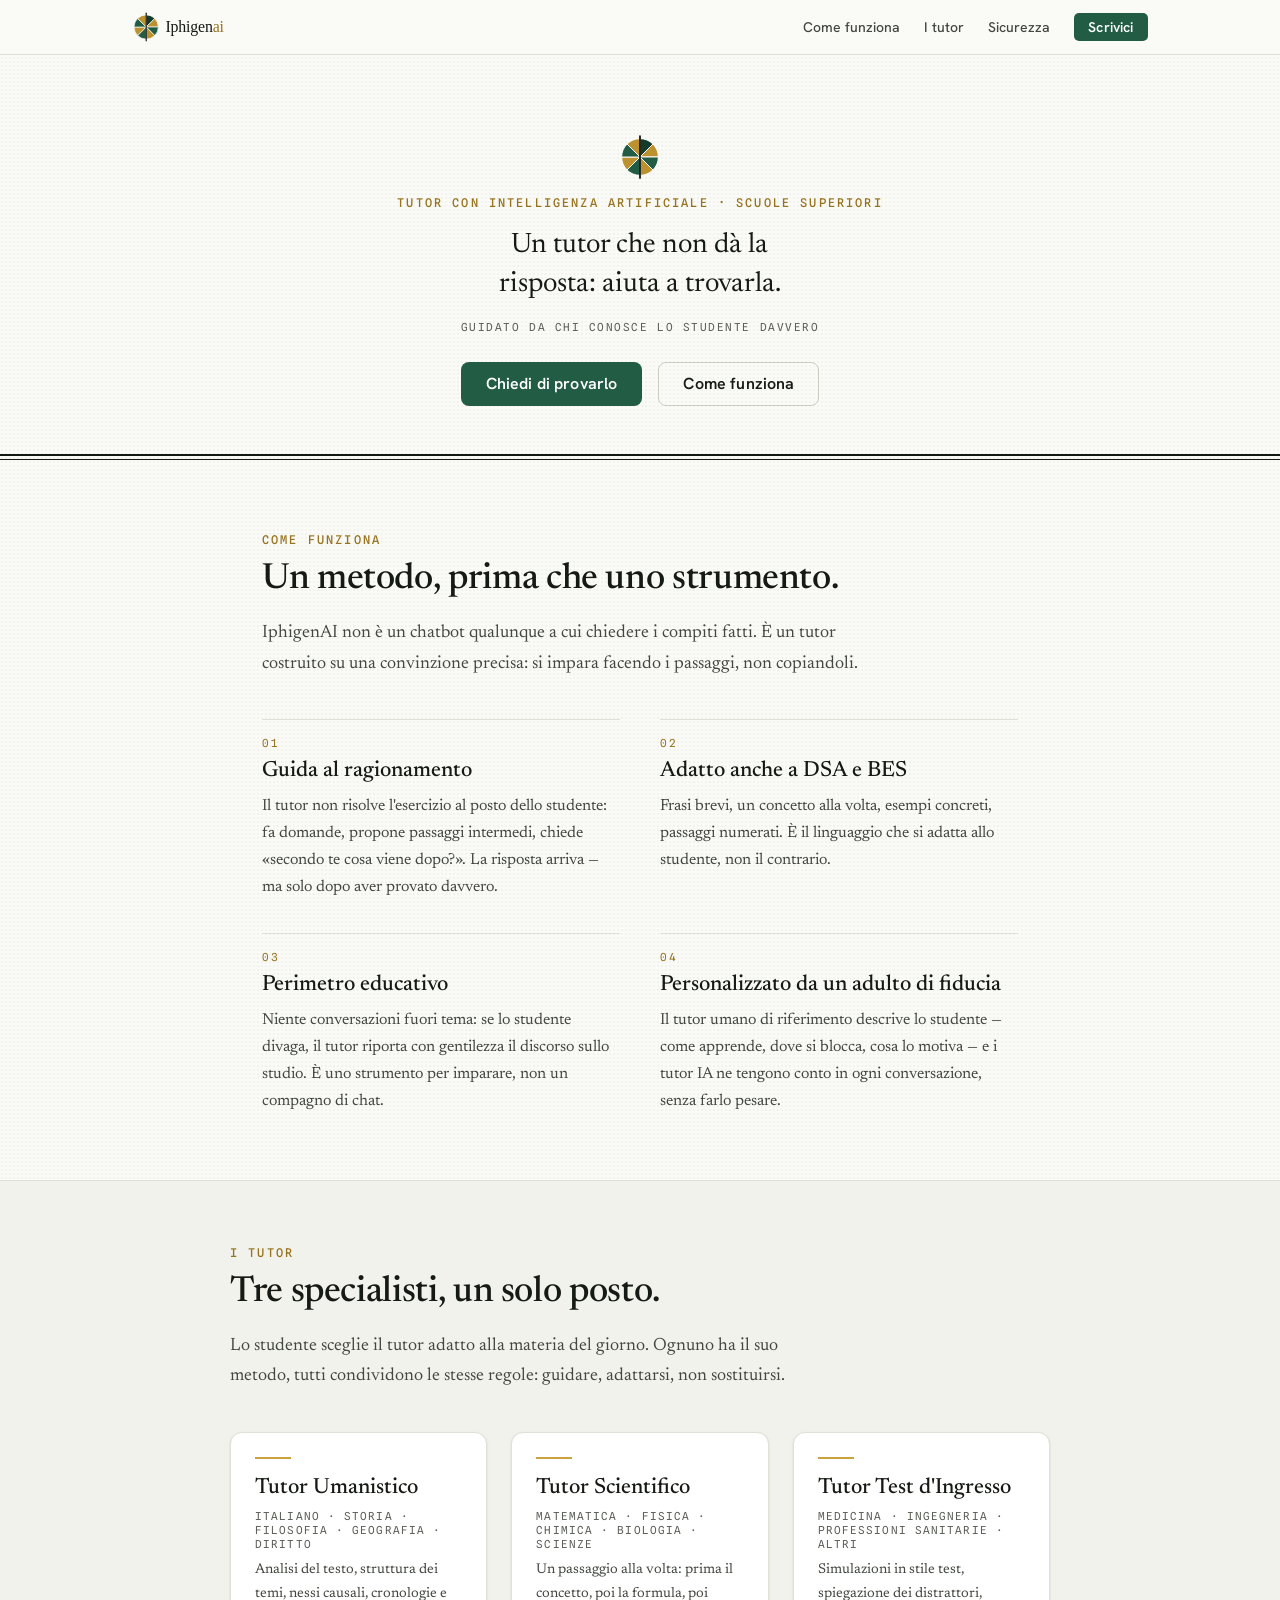
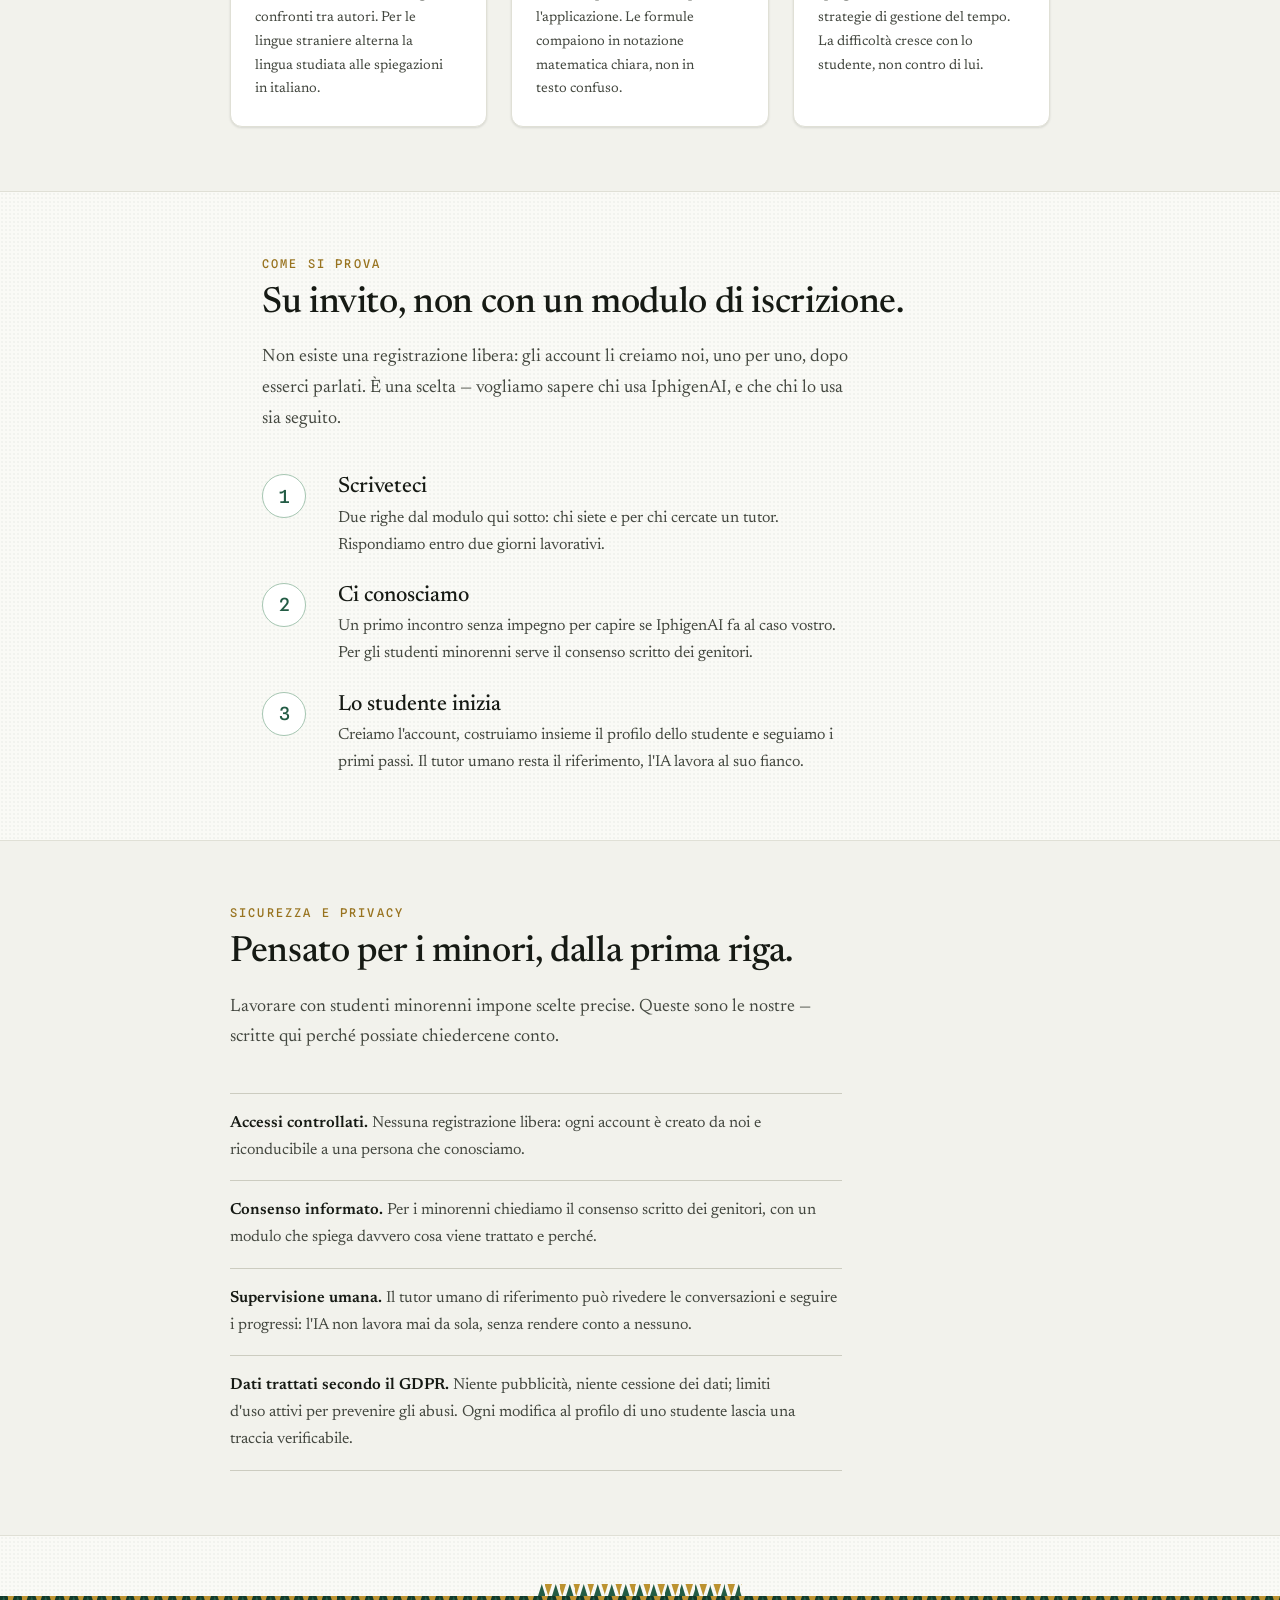
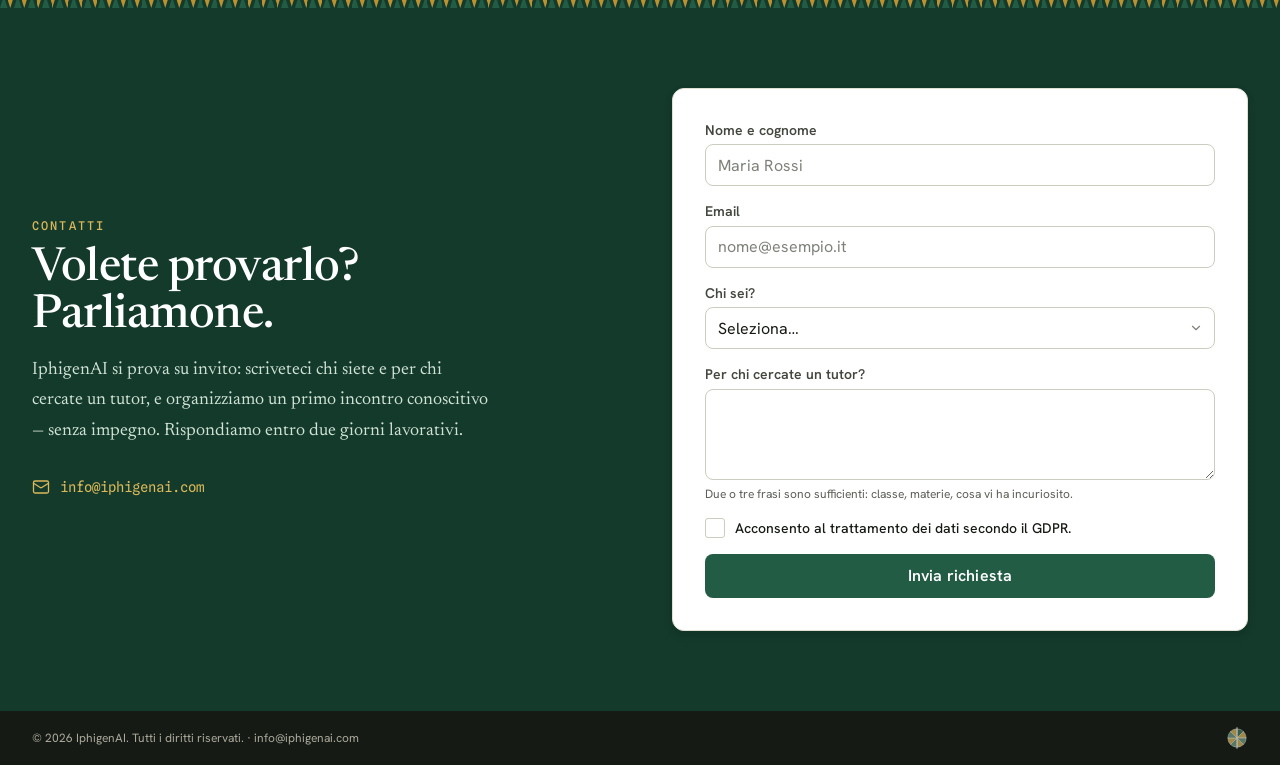
<file: index.html>
<!DOCTYPE html>
<html lang="it" data-lang="it">
<head>
<meta charset="utf-8">
<meta name="viewport" content="width=device-width, initial-scale=1">
<title>IphigenAI — Tutor con intelligenza artificiale per studenti</title>
<meta name="description" content="Un tutor IA per studenti delle scuole superiori che guida al ragionamento senza dare risposte pronte. Personalizzato, supervisionato, pensato per i minori. Si prova su invito.">
<meta property="og:title" content="IphigenAI — Tutor IA per studenti">
<meta property="og:description" content="Un tutor che non dà la risposta: aiuta a trovarla. Per studenti delle superiori, su invito.">
<meta property="og:type" content="website">
<meta property="og:url" content="https://iphigenai.com/">
<link rel="icon" type="image/svg+xml" href="assets/img/favicon.svg">
<link rel="stylesheet" href="assets/css/site.css">
</head>
<body id="top">

  <!-- ============ HEADER ============ -->
  <!-- Predisposizione EN: quando servirà la versione inglese, duplicare i
       nodi marcati data-lang="it" con data-lang="en" e ripristinare il
       lang-switch (markup nel commento qui sotto + logica già in site.js).
       <div class="lang-switch" role="group" aria-label="Lingua / Language">
         <button type="button" data-set-lang="it" aria-pressed="true">It</button>
         <button type="button" data-set-lang="en" aria-pressed="false">En</button>
       </div>
  -->
  <header class="site-header">
    <div class="site-header__inner">
      <a href="index.html" class="site-header__brand">
        <img src="assets/img/iphigenai-wordmark.svg" alt="IphigenAI">
      </a>
      <div class="site-header__right">
        <nav class="site-nav">
          <a href="#come-funziona" data-lang="it">Come funziona</a>
          <a href="#tutor" data-lang="it">I tutor</a>
          <a href="#sicurezza" data-lang="it">Sicurezza</a>
        </nav>
        <a href="#contatti" class="btn btn--primary btn--sm" data-lang="it">Scrivici</a>
      </div>
    </div>
  </header>

  <main>

    <!-- ============ HERO ============ -->
    <div class="masthead">
      <img src="assets/img/iphigenai-mark.svg" alt="">
      <div class="masthead__inner" data-lang="it">
        <div class="masthead__eyebrow">Tutor con intelligenza artificiale · Scuole superiori</div>
        <p class="masthead__statement">Un tutor che non dà la risposta: aiuta a trovarla.</p>
        <div class="masthead__motto">Guidato da chi conosce lo studente davvero</div>
        <div class="masthead__actions">
          <a href="#contatti" class="btn btn--primary btn--lg">Chiedi di provarlo</a>
          <a href="#come-funziona" class="btn btn--outline btn--lg">Come funziona</a>
        </div>
      </div>
    </div>

    <div class="double-rule"></div>
    <div class="single-rule"></div>

    <!-- ============ COME FUNZIONA ============ -->
    <section id="come-funziona" class="section">
      <div data-lang="it">
        <div class="section__eyebrow">Come funziona</div>
        <h2 class="section__title">Un metodo, prima che uno strumento.</h2>
        <p class="section__lede">IphigenAI non è un chatbot qualunque a cui chiedere i compiti fatti. È un tutor costruito su una convinzione precisa: si impara facendo i passaggi, non copiandoli.</p>

        <div class="features">
          <div class="feature">
            <div class="feature__num">01</div>
            <h3 class="feature__title">Guida al ragionamento</h3>
            <p class="feature__text">Il tutor non risolve l'esercizio al posto dello studente: fa domande, propone passaggi intermedi, chiede «secondo te cosa viene dopo?». La risposta arriva — ma solo dopo aver provato davvero.</p>
          </div>
          <div class="feature">
            <div class="feature__num">02</div>
            <h3 class="feature__title">Adatto anche a DSA e BES</h3>
            <p class="feature__text">Frasi brevi, un concetto alla volta, esempi concreti, passaggi numerati. È il linguaggio che si adatta allo studente, non il contrario.</p>
          </div>
          <div class="feature">
            <div class="feature__num">03</div>
            <h3 class="feature__title">Perimetro educativo</h3>
            <p class="feature__text">Niente conversazioni fuori tema: se lo studente divaga, il tutor riporta con gentilezza il discorso sullo studio. È uno strumento per imparare, non un compagno di chat.</p>
          </div>
          <div class="feature">
            <div class="feature__num">04</div>
            <h3 class="feature__title">Personalizzato da un adulto di fiducia</h3>
            <p class="feature__text">Il tutor umano di riferimento descrive lo studente — come apprende, dove si blocca, cosa lo motiva — e i tutor IA ne tengono conto in ogni conversazione, senza farlo pesare.</p>
          </div>
        </div>
      </div>
    </section>

    <!-- ============ I TUTOR ============ -->
    <section id="tutor" class="section section--tinted">
      <div data-lang="it">
        <div class="section__eyebrow">I tutor</div>
        <h2 class="section__title">Tre specialisti, un solo posto.</h2>
        <p class="section__lede">Lo studente sceglie il tutor adatto alla materia del giorno. Ognuno ha il suo metodo, tutti condividono le stesse regole: guidare, adattarsi, non sostituirsi.</p>

        <div class="tutor-grid">
          <div class="tutor-card">
            <div class="tutor-card__rule"></div>
            <h3 class="tutor-card__name">Tutor Umanistico</h3>
            <p class="tutor-card__subjects">Italiano · Storia · Filosofia · Geografia · Diritto</p>
            <p class="tutor-card__text">Analisi del testo, struttura dei temi, nessi causali, cronologie e confronti tra autori. Per le lingue straniere alterna la lingua studiata alle spiegazioni in italiano.</p>
          </div>
          <div class="tutor-card">
            <div class="tutor-card__rule"></div>
            <h3 class="tutor-card__name">Tutor Scientifico</h3>
            <p class="tutor-card__subjects">Matematica · Fisica · Chimica · Biologia · Scienze</p>
            <p class="tutor-card__text">Un passaggio alla volta: prima il concetto, poi la formula, poi l'applicazione. Le formule compaiono in notazione matematica chiara, non in testo confuso.</p>
          </div>
          <div class="tutor-card">
            <div class="tutor-card__rule"></div>
            <h3 class="tutor-card__name">Tutor Test d'Ingresso</h3>
            <p class="tutor-card__subjects">Medicina · Ingegneria · Professioni sanitarie · Altri</p>
            <p class="tutor-card__text">Simulazioni in stile test, spiegazione dei distrattori, strategie di gestione del tempo. La difficoltà cresce con lo studente, non contro di lui.</p>
          </div>
        </div>
      </div>
    </section>

    <!-- ============ COME SI PROVA ============ -->
    <section id="prova" class="section">
      <div data-lang="it">
        <div class="section__eyebrow">Come si prova</div>
        <h2 class="section__title">Su invito, non con un modulo di iscrizione.</h2>
        <p class="section__lede">Non esiste una registrazione libera: gli account li creiamo noi, uno per uno, dopo esserci parlati. È una scelta — vogliamo sapere chi usa IphigenAI, e che chi lo usa sia seguito.</p>

        <ol class="steps">
          <li class="step">
            <div class="step__num">1</div>
            <div class="step__body">
              <h3 class="step__title">Scriveteci</h3>
              <p class="step__text">Due righe dal modulo qui sotto: chi siete e per chi cercate un tutor. Rispondiamo entro due giorni lavorativi.</p>
            </div>
          </li>
          <li class="step">
            <div class="step__num">2</div>
            <div class="step__body">
              <h3 class="step__title">Ci conosciamo</h3>
              <p class="step__text">Un primo incontro senza impegno per capire se IphigenAI fa al caso vostro. Per gli studenti minorenni serve il consenso scritto dei genitori.</p>
            </div>
          </li>
          <li class="step">
            <div class="step__num">3</div>
            <div class="step__body">
              <h3 class="step__title">Lo studente inizia</h3>
              <p class="step__text">Creiamo l'account, costruiamo insieme il profilo dello studente e seguiamo i primi passi. Il tutor umano resta il riferimento, l'IA lavora al suo fianco.</p>
            </div>
          </li>
        </ol>
      </div>
    </section>

    <!-- ============ SICUREZZA ============ -->
    <section id="sicurezza" class="section section--tinted">
      <div data-lang="it">
        <div class="section__eyebrow">Sicurezza e privacy</div>
        <h2 class="section__title">Pensato per i minori, dalla prima riga.</h2>
        <p class="section__lede">Lavorare con studenti minorenni impone scelte precise. Queste sono le nostre — scritte qui perché possiate chiedercene conto.</p>

        <ul class="trust-list">
          <li class="trust-list__item"><strong>Accessi controllati.</strong> Nessuna registrazione libera: ogni account è creato da noi e riconducibile a una persona che conosciamo.</li>
          <li class="trust-list__item"><strong>Consenso informato.</strong> Per i minorenni chiediamo il consenso scritto dei genitori, con un modulo che spiega davvero cosa viene trattato e perché.</li>
          <li class="trust-list__item"><strong>Supervisione umana.</strong> Il tutor umano di riferimento può rivedere le conversazioni e seguire i progressi: l'IA non lavora mai da sola, senza rendere conto a nessuno.</li>
          <li class="trust-list__item"><strong>Dati trattati secondo il GDPR.</strong> Niente pubblicità, niente cessione dei dati; limiti d'uso attivi per prevenire gli abusi. Ogni modifica al profilo di uno studente lascia una traccia verificabile.</li>
        </ul>
      </div>
    </section>

    <div class="pattern-strip"><div></div></div>
  </main>

  <!-- ============ CONTATTI ============ -->
  <section id="contatti" class="contact">
    <div class="contact__pattern"></div>
    <div class="contact__inner">
      <div data-lang="it">
        <div class="contact__eyebrow">Contatti</div>
        <h2 class="contact__title">Volete provarlo? Parliamone.</h2>
        <p class="contact__text">IphigenAI si prova su invito: scriveteci chi siete e per chi cercate un tutor, e organizziamo un primo incontro conoscitivo — senza impegno. Rispondiamo entro due giorni lavorativi.</p>
        <a href="#" class="email-link" data-email-link data-email-text><svg width="18" height="18" viewBox="0 0 24 24" fill="none" stroke="currentColor" stroke-width="1.75" stroke-linecap="round" stroke-linejoin="round" aria-hidden="true"><rect width="20" height="16" x="2" y="4" rx="2"></rect><path d="m22 7-8.97 5.7a1.94 1.94 0 0 1-2.06 0L2 7"></path></svg></a>
      </div>

      <div class="card" data-contact-card>
        <form class="form" novalidate>
          <input type="hidden" name="_subject" value="Nuova richiesta di prova dal sito IphigenAI">
          <input type="text" name="_gotcha" style="display:none" tabindex="-1" autocomplete="off">
          <div class="field">
            <label class="field__label" for="f-name"><span data-lang="it">Nome e cognome</span></label>
            <input type="text" id="f-name" name="name" placeholder="Maria Rossi" autocomplete="name">
            <span class="field__error"><span data-lang="it">Campo obbligatorio</span></span>
          </div>
          <div class="field">
            <label class="field__label" for="f-email">Email</label>
            <input type="email" id="f-email" name="email" autocomplete="email" placeholder="nome@esempio.it">
            <span class="field__error"><span data-lang="it">Inserisci un indirizzo email valido</span></span>
          </div>
          <div class="field field--select">
            <label class="field__label" for="f-role"><span data-lang="it">Chi sei?</span></label>
            <select id="f-role" name="role">
              <option value="" disabled selected data-it="Seleziona…"></option>
              <option value="genitore" data-it="Genitore o famiglia"></option>
              <option value="studente" data-it="Studente"></option>
              <option value="docente" data-it="Docente o tutor"></option>
              <option value="dirigente" data-it="Dirigente scolastico"></option>
              <option value="ente" data-it="Istituzione o ente"></option>
              <option value="altro" data-it="Altro"></option>
            </select>
            <span class="field__chevron"><svg width="14" height="14" viewBox="0 0 24 24" fill="none" stroke="currentColor" stroke-width="2" stroke-linecap="round" stroke-linejoin="round" aria-hidden="true"><polyline points="6 9 12 15 18 9"></polyline></svg></span>
          </div>
          <div class="field">
            <label class="field__label" for="f-msg"><span data-lang="it">Per chi cercate un tutor?</span></label>
            <textarea id="f-msg" name="message" rows="3"></textarea>
            <span class="field__hint"><span data-lang="it">Due o tre frasi sono sufficienti: classe, materie, cosa vi ha incuriosito.</span></span>
          </div>
          <div class="field">
            <label class="checkbox">
              <input type="checkbox" name="consent">
              <span class="checkbox__box"><svg width="13" height="13" viewBox="0 0 24 24" fill="none" stroke="#FFFFFF" stroke-width="3.2" stroke-linecap="round" stroke-linejoin="round" aria-hidden="true"><polyline points="20 6 9 17 4 12"></polyline></svg></span>
              <span class="checkbox__label"><span data-lang="it">Acconsento al trattamento dei dati secondo il GDPR.</span></span>
            </label>
            <span class="field__error"><span data-lang="it">Il consenso è necessario per poterti ricontattare.</span></span>
          </div>
          <button type="submit" class="btn btn--primary btn--lg btn--full"><span data-lang="it">Invia richiesta</span></button>
          <p class="form-fail" role="alert"><span data-lang="it">Non siamo riusciti a inviare la richiesta. Riprova tra poco, oppure scrivici direttamente a </span><span data-email-text></span>.</p>
        </form>

        <div class="form-success">
          <div class="callout" role="note">
            <span class="callout__icon"><svg width="20" height="20" viewBox="0 0 24 24" fill="none" stroke="currentColor" stroke-width="1.75" stroke-linecap="round" stroke-linejoin="round" aria-hidden="true"><path d="M21.801 10A10 10 0 1 1 17 3.335"></path><path d="m9 11 3 3L22 4"></path></svg></span>
            <div class="callout__content">
              <span class="callout__title"><span data-lang="it">Richiesta ricevuta</span></span>
              <span class="callout__body"><span data-lang="it">Grazie. Vi ricontatteremo entro due giorni lavorativi per un primo incontro conoscitivo.</span></span>
            </div>
          </div>
          <button type="button" class="btn btn--outline btn--md btn--full" data-form-reset><span data-lang="it">Invia un'altra richiesta</span></button>
        </div>
      </div>
    </div>
  </section>

  <!-- ============ FOOTER ============ -->
  <footer class="site-footer">
    <div class="site-footer__inner">
      <span class="site-footer__text"><span data-lang="it">© 2026 IphigenAI. Tutti i diritti riservati. · </span><span data-email-text></span></span>
      <img src="assets/img/iphigenai-mark-light.svg" alt="">
    </div>
  </footer>

<script src="assets/js/site.js"></script>
</body>
</html>
</file>
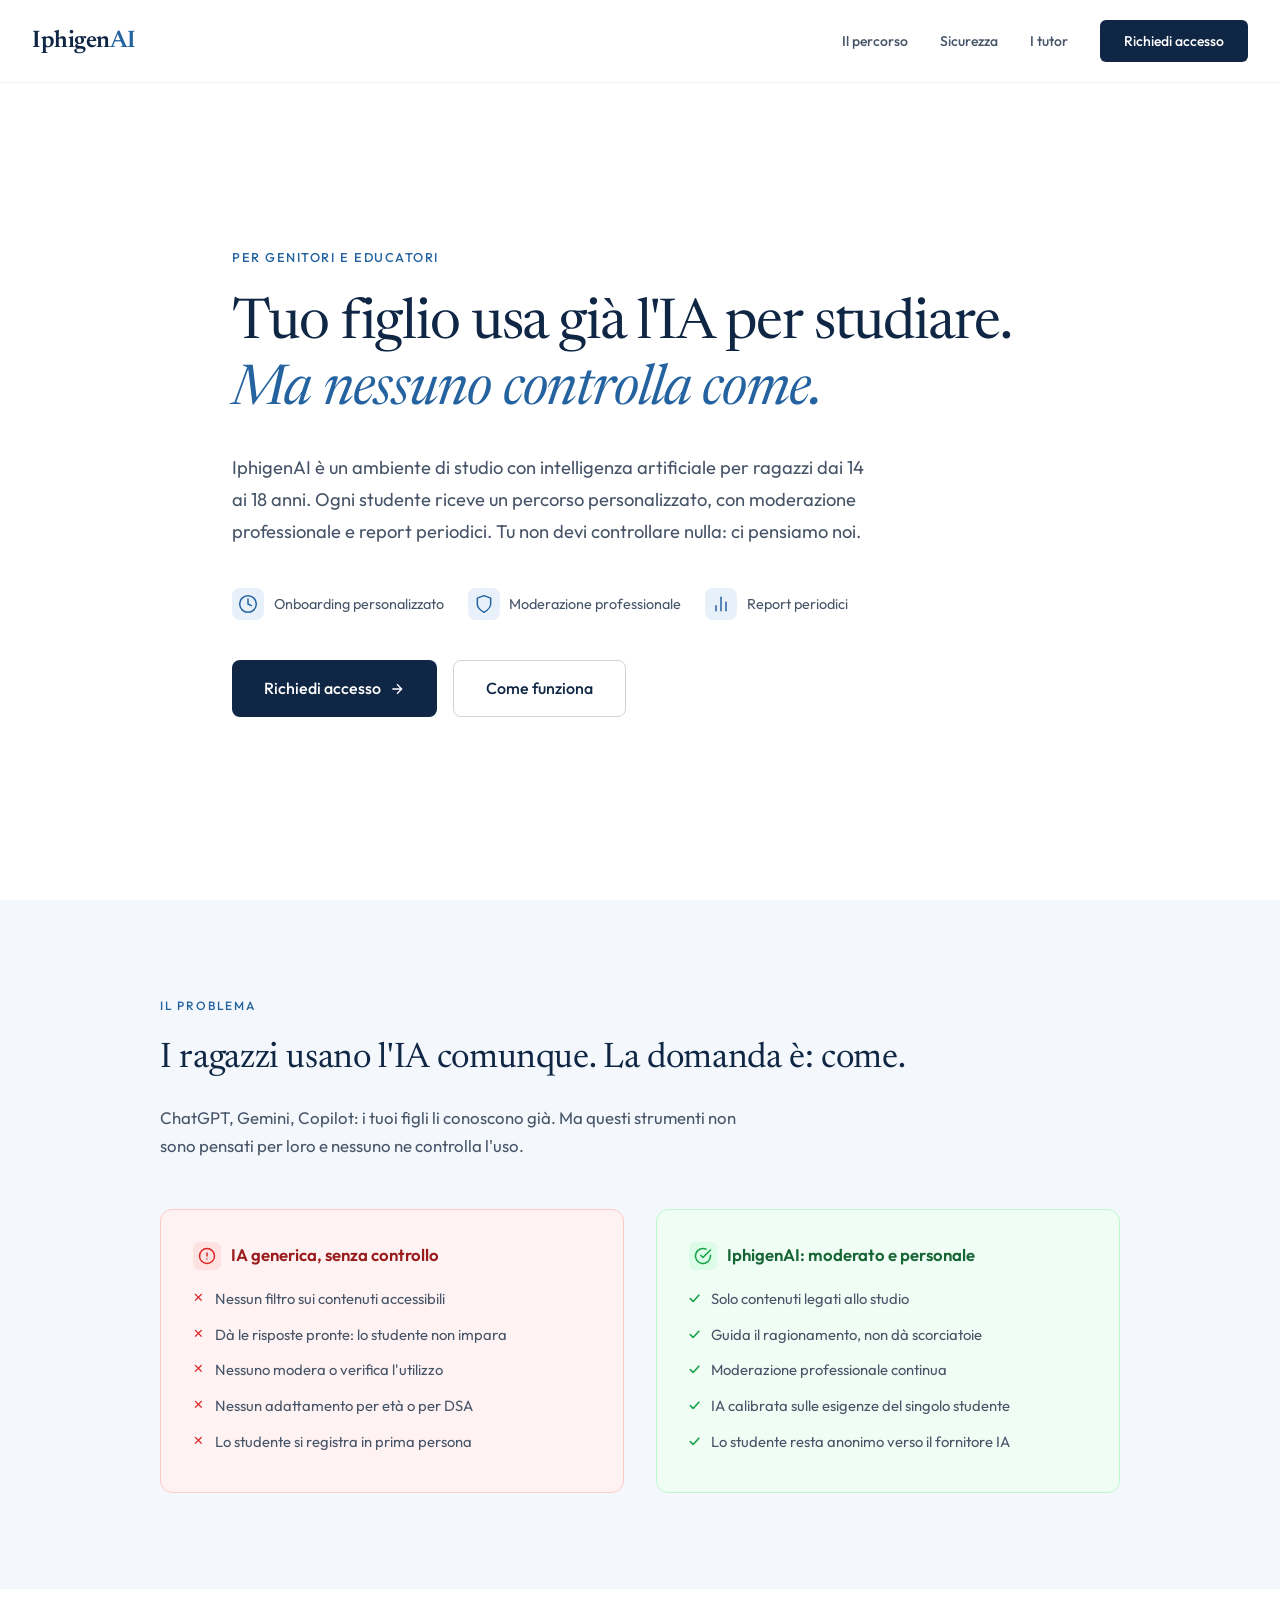
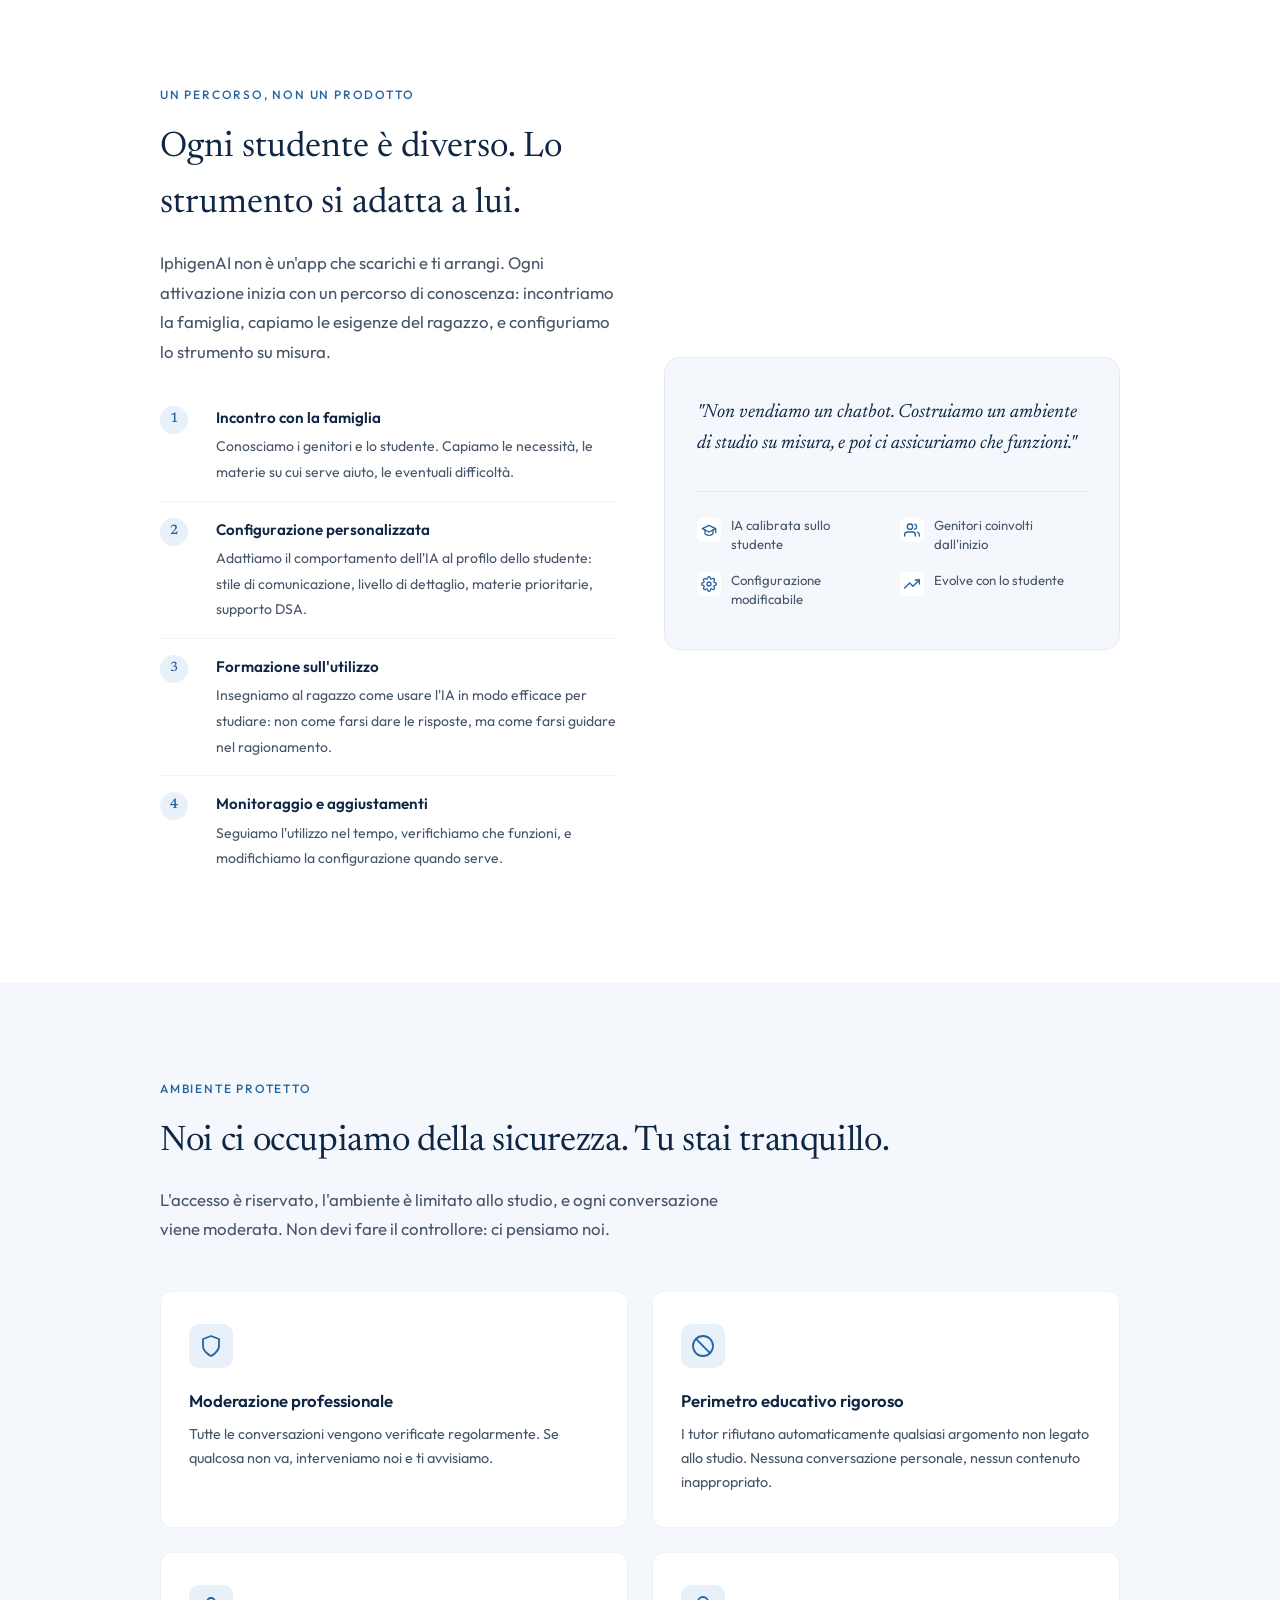
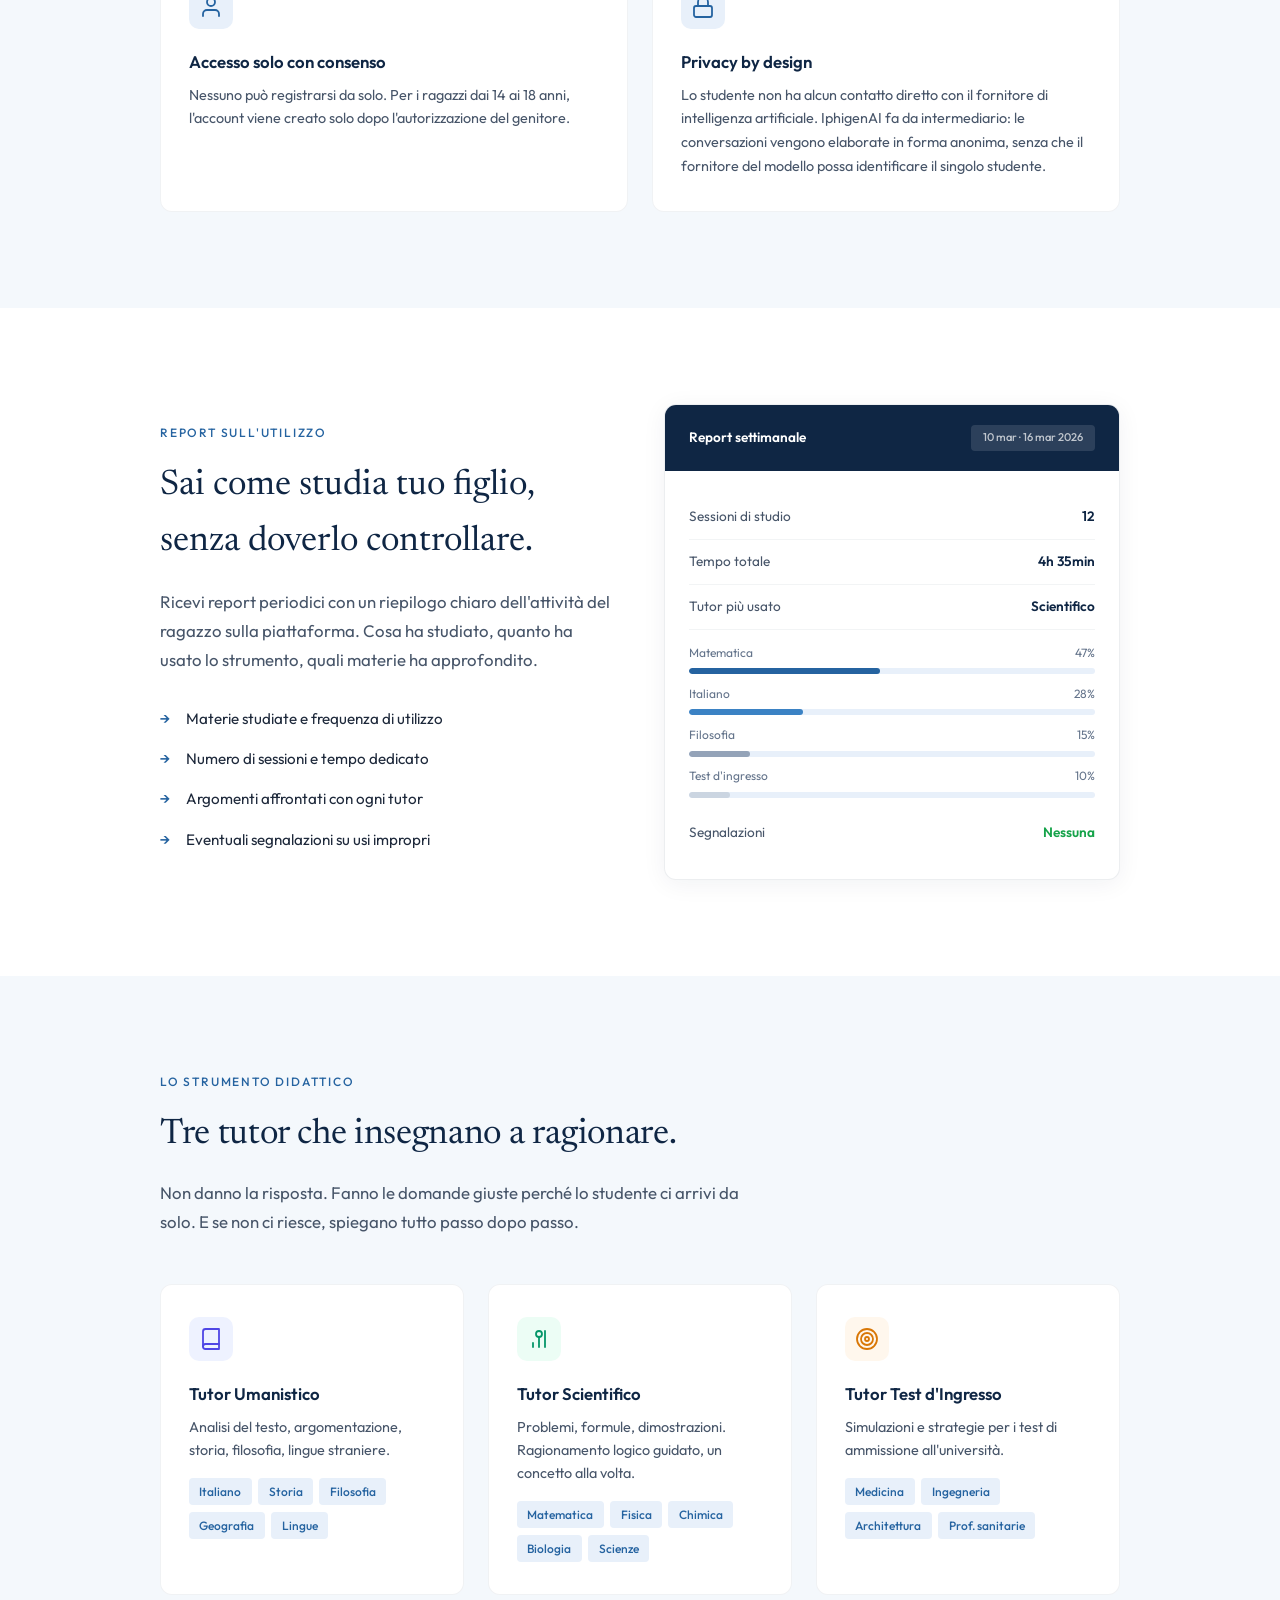
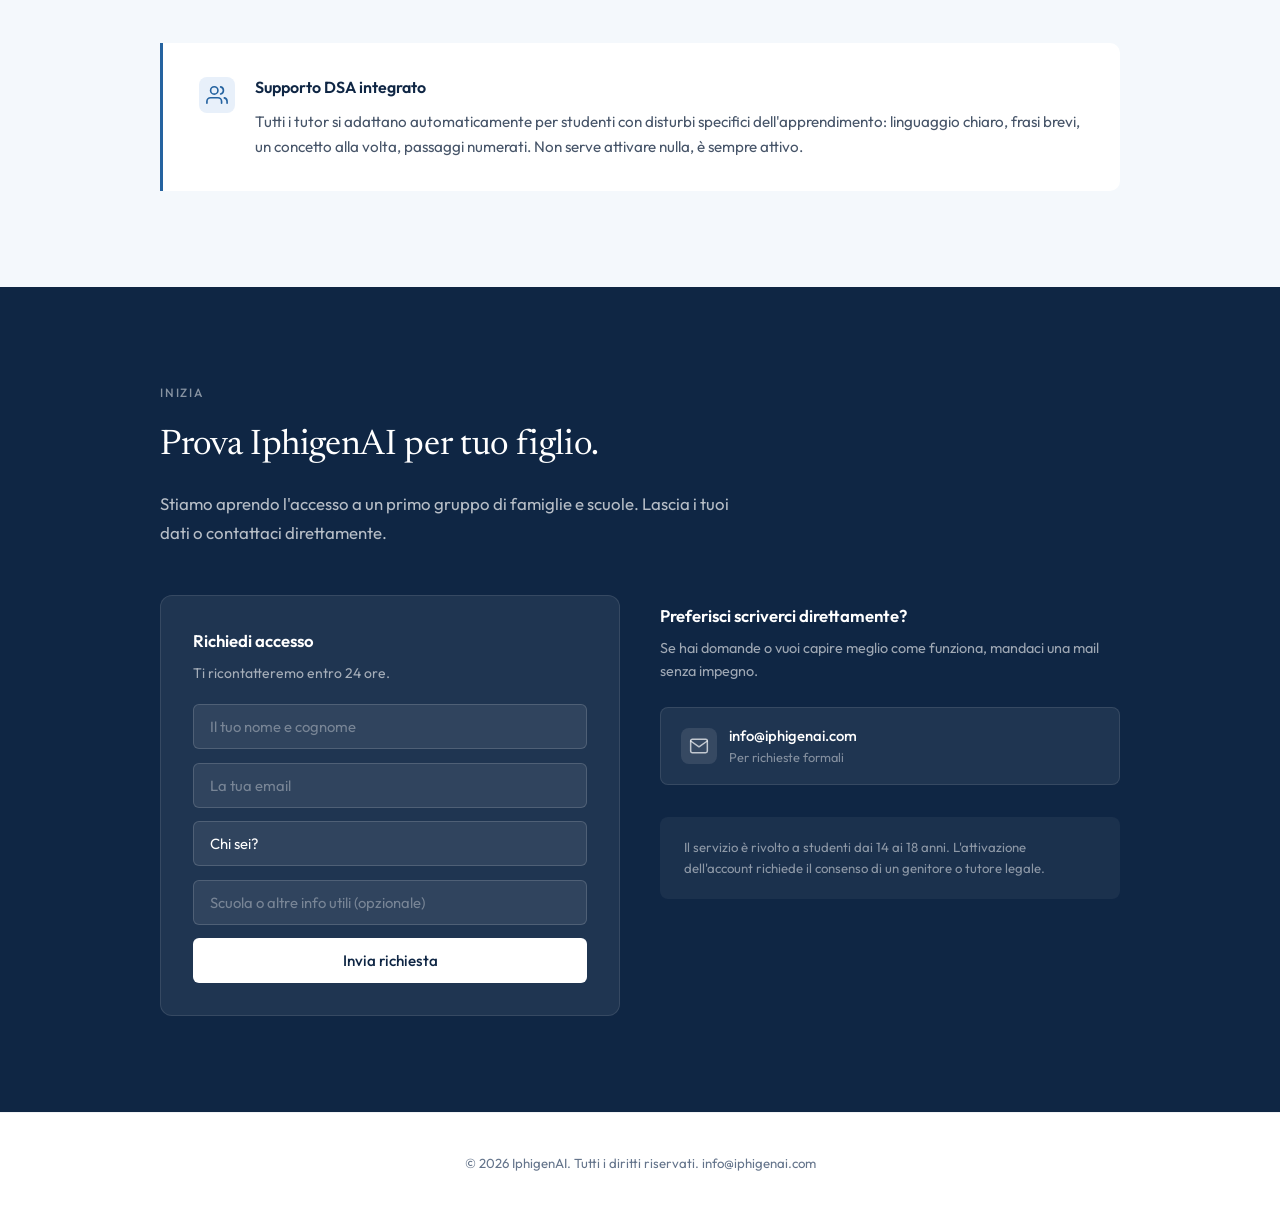
<file: sito.html>
<!DOCTYPE html>
<html lang="it">
<head>
  <meta charset="UTF-8">
  <meta name="viewport" content="width=device-width, initial-scale=1.0">
  <title>IphigenAI — L'intelligenza artificiale sicura per lo studio di tuo figlio</title>
  <meta name="description" content="Un ambiente AI moderato e sicuro per studenti dai 14 ai 18 anni. Tutor che guidano il ragionamento, moderazione professionale, onboarding personalizzato e report periodici sull'utilizzo.">
  <link rel="preconnect" href="https://fonts.googleapis.com">
  <link rel="preconnect" href="https://fonts.gstatic.com" crossorigin>
  <link href="https://fonts.googleapis.com/css2?family=Newsreader:ital,opsz,wght@0,6..72,300;0,6..72,400;0,6..72,500;0,6..72,600;1,6..72,400&family=Outfit:wght@300;400;500;600;700&display=swap" rel="stylesheet">
  <style>
    :root {
      --navy: #0f2644;
      --navy-mid: #1a3a5c;
      --blue: #2563a0;
      --blue-light: #3b82c4;
      --sky: #e8f0fa;
      --sky-pale: #f4f8fc;
      --white: #ffffff;
      --green: #16a34a;
      --green-bg: #f0fdf4;
      --green-border: #bbf7d0;
      --text: #1e293b;
      --text-mid: #475569;
      --text-light: #64748b;
      --serif: 'Newsreader', Georgia, serif;
      --sans: 'Outfit', system-ui, sans-serif;
    }

    * { margin: 0; padding: 0; box-sizing: border-box; }
    html { scroll-behavior: smooth; }

    body {
      font-family: var(--sans);
      color: var(--text);
      background: var(--white);
      line-height: 1.6;
      -webkit-font-smoothing: antialiased;
    }

    /* --- ICON UTILITY --- */
    .icon {
      display: flex;
      align-items: center;
      justify-content: center;
      flex-shrink: 0;
    }
    .icon svg {
      width: 100%;
      height: 100%;
    }

    /* --- NAV --- */
    nav {
      position: fixed;
      top: 0; left: 0; right: 0;
      z-index: 100;
      padding: 1.25rem 2rem;
      display: flex;
      justify-content: space-between;
      align-items: center;
      background: rgba(255,255,255,0.92);
      backdrop-filter: blur(12px);
      border-bottom: 1px solid rgba(15,38,68,0.06);
      transition: box-shadow 0.3s;
    }
    nav.scrolled { box-shadow: 0 1px 20px rgba(15,38,68,0.08); }

    .logo {
      font-family: var(--serif);
      font-size: 1.5rem;
      font-weight: 600;
      color: var(--navy);
      letter-spacing: -0.02em;
      text-decoration: none;
    }
    .logo span { color: var(--blue); }

    .nav-links {
      display: flex;
      align-items: center;
      gap: 2rem;
    }
    .nav-link {
      font-size: 0.875rem;
      font-weight: 500;
      color: var(--text-mid);
      text-decoration: none;
      transition: color 0.2s;
    }
    .nav-link:hover { color: var(--navy); }

    .nav-cta {
      font-size: 0.875rem;
      font-weight: 500;
      color: var(--white);
      background: var(--navy);
      padding: 0.6rem 1.5rem;
      border-radius: 6px;
      text-decoration: none;
      transition: background 0.2s;
    }
    .nav-cta:hover { background: var(--navy-mid); }

    /* --- HERO --- */
    .hero {
      min-height: 100vh;
      display: flex;
      flex-direction: column;
      justify-content: center;
      padding: 8rem 2rem 4rem;
      max-width: 880px;
      margin: 0 auto;
    }

    .hero-eyebrow {
      font-size: 0.8rem;
      font-weight: 500;
      letter-spacing: 0.12em;
      text-transform: uppercase;
      color: var(--blue);
      margin-bottom: 1.5rem;
      opacity: 0; animation: fadeUp 0.7s 0.2s forwards;
    }

    .hero h1 {
      font-family: var(--serif);
      font-size: clamp(2.2rem, 5vw, 3.5rem);
      font-weight: 400;
      line-height: 1.18;
      color: var(--navy);
      margin-bottom: 1.75rem;
      letter-spacing: -0.02em;
      opacity: 0; animation: fadeUp 0.7s 0.35s forwards;
    }
    .hero h1 em { font-style: italic; color: var(--blue); }

    .hero-subtitle {
      font-size: 1.15rem;
      color: var(--text-mid);
      max-width: 640px;
      line-height: 1.75;
      margin-bottom: 2.5rem;
      opacity: 0; animation: fadeUp 0.7s 0.5s forwards;
    }

    .hero-trust {
      display: flex;
      flex-wrap: wrap;
      gap: 1.5rem;
      margin-bottom: 2.5rem;
      opacity: 0; animation: fadeUp 0.7s 0.6s forwards;
    }
    .trust-item {
      display: flex;
      align-items: center;
      gap: 0.6rem;
      font-size: 0.9rem;
      color: var(--text-mid);
    }
    .trust-icon {
      width: 32px; height: 32px;
      border-radius: 8px;
      padding: 6px;
      background: var(--sky);
      color: var(--blue);
    }

    .hero-actions {
      display: flex;
      gap: 1rem;
      flex-wrap: wrap;
      opacity: 0; animation: fadeUp 0.7s 0.7s forwards;
    }

    .btn-primary {
      display: inline-flex; align-items: center; gap: 0.5rem;
      font-family: var(--sans); font-size: 1rem; font-weight: 500;
      color: var(--white); background: var(--navy);
      padding: 0.9rem 2rem; border-radius: 8px;
      text-decoration: none;
      transition: background 0.2s, transform 0.15s;
    }
    .btn-primary:hover { background: var(--navy-mid); transform: translateY(-1px); }

    .btn-secondary {
      display: inline-flex; align-items: center; gap: 0.5rem;
      font-family: var(--sans); font-size: 1rem; font-weight: 500;
      color: var(--navy); background: transparent;
      padding: 0.9rem 2rem; border-radius: 8px;
      border: 1.5px solid rgba(15,38,68,0.2);
      text-decoration: none;
      transition: border-color 0.2s, background 0.2s;
    }
    .btn-secondary:hover { border-color: var(--navy); background: var(--sky-pale); }

    /* --- SECTIONS --- */
    section { padding: 6rem 2rem; }
    .container { max-width: 960px; margin: 0 auto; }

    .section-label {
      font-size: 0.75rem; font-weight: 500;
      letter-spacing: 0.15em; text-transform: uppercase;
      color: var(--blue); margin-bottom: 1rem;
    }
    .section-title {
      font-family: var(--serif);
      font-size: clamp(1.6rem, 3.5vw, 2.2rem);
      font-weight: 400; color: var(--navy);
      margin-bottom: 1rem; letter-spacing: -0.01em;
    }
    .section-desc {
      font-size: 1.05rem; color: var(--text-mid);
      max-width: 600px; line-height: 1.7;
      margin-bottom: 3rem;
    }

    /* --- PROBLEM --- */
    .problem-section { background: var(--sky-pale); }
    .problem-grid {
      display: grid;
      grid-template-columns: 1fr 1fr;
      gap: 2rem;
    }
    .problem-card { padding: 2rem; border-radius: 12px; }
    .problem-card.bad { background: #fef2f2; border: 1px solid #fecaca; }
    .problem-card.good { background: var(--green-bg); border: 1px solid var(--green-border); }
    .problem-card-header {
      display: flex;
      align-items: center;
      gap: 0.65rem;
      margin-bottom: 0.75rem;
    }
    .problem-card-icon {
      width: 28px; height: 28px;
      border-radius: 6px;
      padding: 5px;
    }
    .problem-card.bad .problem-card-icon { background: #fee2e2; color: #dc2626; }
    .problem-card.good .problem-card-icon { background: #dcfce7; color: var(--green); }
    .problem-card h3 { font-size: 1.05rem; font-weight: 600; }
    .problem-card.bad h3 { color: #991b1b; }
    .problem-card.good h3 { color: #166534; }
    .problem-card ul { list-style: none; padding: 0; }
    .problem-card li {
      font-size: 0.925rem; color: var(--text-mid);
      line-height: 1.65; padding: 0.35rem 0;
      padding-left: 1.4rem; position: relative;
    }
    .problem-card.bad li::before {
      content: '\2715'; position: absolute; left: 0;
      color: #dc2626; font-weight: 600; font-size: 0.8rem;
    }
    .problem-card.good li::before {
      content: '\2713'; position: absolute; left: 0;
      color: var(--green); font-weight: 600; font-size: 0.85rem;
    }

    /* --- ONBOARDING --- */
    .onboarding-layout {
      display: grid;
      grid-template-columns: 1fr 1fr;
      gap: 3rem;
      align-items: center;
    }
    .onboarding-text h2 {
      font-family: var(--serif);
      font-size: clamp(1.6rem, 3.5vw, 2.2rem);
      font-weight: 400; color: var(--navy);
      margin-bottom: 1rem;
    }
    .onboarding-text > p {
      font-size: 1.05rem; color: var(--text-mid);
      line-height: 1.75; margin-bottom: 1.5rem;
    }

    .onboarding-steps {
      list-style: none; padding: 0;
      counter-reset: ob;
    }
    .onboarding-steps li {
      position: relative;
      padding: 1rem 0 1rem 3.5rem;
      border-bottom: 1px solid rgba(15,38,68,0.06);
      counter-increment: ob;
    }
    .onboarding-steps li:last-child { border-bottom: none; }
    .onboarding-steps li::before {
      content: counter(ob);
      position: absolute; left: 0; top: 1rem;
      width: 28px; height: 28px;
      background: var(--sky);
      border-radius: 50%;
      display: flex; align-items: center; justify-content: center;
      font-family: var(--serif);
      font-size: 0.85rem; font-weight: 500;
      color: var(--blue);
    }
    .onboarding-steps li strong {
      display: block;
      font-size: 0.95rem; font-weight: 600;
      color: var(--navy);
      margin-bottom: 0.2rem;
    }
    .onboarding-steps li span {
      font-size: 0.875rem;
      color: var(--text-mid);
      line-height: 1.55;
    }

    .onboarding-visual {
      background: var(--sky-pale);
      border-radius: 16px;
      padding: 2.5rem 2rem;
      border: 1px solid rgba(15,38,68,0.06);
    }
    .onboarding-quote {
      font-family: var(--serif);
      font-size: 1.2rem;
      font-style: italic;
      color: var(--navy);
      line-height: 1.6;
      margin-bottom: 1.5rem;
    }
    .onboarding-features {
      margin-top: 2rem;
      padding-top: 1.5rem;
      border-top: 1px solid rgba(15,38,68,0.08);
      display: grid;
      grid-template-columns: 1fr 1fr;
      gap: 1rem;
    }
    .ob-feature {
      display: flex; align-items: flex-start; gap: 0.6rem;
    }
    .ob-feature-icon {
      width: 24px; height: 24px; border-radius: 6px;
      background: var(--white);
      padding: 4px;
      color: var(--blue);
      flex-shrink: 0;
      margin-top: 0.1rem;
    }
    .ob-feature span {
      font-size: 0.825rem;
      color: var(--text-mid);
      line-height: 1.45;
    }

    /* --- SAFETY --- */
    .safety-section { background: var(--sky-pale); }
    .safety-grid {
      display: grid;
      grid-template-columns: repeat(2, 1fr);
      gap: 1.5rem;
    }
    .safety-card {
      padding: 2rem 1.75rem; border-radius: 12px;
      background: var(--white);
      border: 1px solid rgba(15,38,68,0.06);
      transition: box-shadow 0.25s, transform 0.2s;
    }
    .safety-card:hover { box-shadow: 0 8px 30px rgba(15,38,68,0.07); transform: translateY(-2px); }
    .safety-icon {
      width: 44px; height: 44px; border-radius: 10px;
      display: flex; align-items: center; justify-content: center;
      margin-bottom: 1.25rem;
      background: var(--sky);
      color: var(--blue);
      padding: 10px;
    }
    .safety-card h3 { font-size: 1.05rem; font-weight: 600; color: var(--navy); margin-bottom: 0.5rem; }
    .safety-card p { font-size: 0.9rem; color: var(--text-mid); line-height: 1.65; }

    /* --- REPORT --- */
    .report-layout {
      display: grid;
      grid-template-columns: 1fr 1fr;
      gap: 3rem;
      align-items: center;
    }
    .report-text h2 {
      font-family: var(--serif);
      font-size: clamp(1.6rem, 3.5vw, 2.2rem);
      font-weight: 400; color: var(--navy);
      margin-bottom: 1rem;
    }
    .report-text p {
      font-size: 1.05rem; color: var(--text-mid);
      line-height: 1.75; margin-bottom: 1.5rem;
    }
    .report-features { list-style: none; padding: 0; }
    .report-features li {
      font-size: 0.95rem; color: var(--text);
      padding: 0.55rem 0; padding-left: 1.6rem;
      position: relative; line-height: 1.5;
    }
    .report-features li::before {
      content: '\2192'; position: absolute; left: 0;
      color: var(--blue); font-weight: 500;
    }

    .report-preview {
      background: var(--white);
      border-radius: 12px;
      border: 1px solid rgba(15,38,68,0.08);
      overflow: hidden;
      box-shadow: 0 4px 24px rgba(15,38,68,0.06);
    }
    .report-header {
      padding: 1.25rem 1.5rem;
      background: var(--navy);
      display: flex; align-items: center; justify-content: space-between;
    }
    .report-header-title { font-size: 0.85rem; font-weight: 600; color: var(--white); }
    .report-header-badge {
      font-size: 0.7rem; font-weight: 500;
      color: rgba(255,255,255,0.7);
      background: rgba(255,255,255,0.12);
      padding: 0.25rem 0.75rem; border-radius: 4px;
    }
    .report-body { padding: 1.5rem; }
    .report-row {
      display: flex; justify-content: space-between; align-items: center;
      padding: 0.7rem 0;
      border-bottom: 1px solid rgba(15,38,68,0.05);
    }
    .report-row:last-child { border-bottom: none; }
    .report-label { font-size: 0.85rem; color: var(--text-mid); }
    .report-value { font-size: 0.85rem; font-weight: 600; color: var(--navy); }
    .report-bar-container { padding: 0.8rem 0 0.2rem; }
    .report-bar-label {
      display: flex; justify-content: space-between;
      font-size: 0.75rem; color: var(--text-light); margin-bottom: 0.4rem;
    }
    .report-bar {
      height: 6px; background: var(--sky);
      border-radius: 3px; overflow: hidden; margin-bottom: 0.6rem;
    }
    .report-bar-fill { height: 100%; border-radius: 3px; transition: width 1s ease; }

    /* --- TUTORS --- */
    .tutor-section { background: var(--sky-pale); }
    .tutors { display: grid; grid-template-columns: repeat(3, 1fr); gap: 1.5rem; }
    .tutor-card {
      padding: 2rem 1.75rem; border-radius: 12px;
      background: var(--white); border: 1px solid rgba(15,38,68,0.06);
      transition: box-shadow 0.25s, transform 0.2s;
    }
    .tutor-card:hover { box-shadow: 0 8px 30px rgba(15,38,68,0.07); transform: translateY(-2px); }
    .tutor-icon {
      width: 44px; height: 44px; border-radius: 10px;
      display: flex; align-items: center; justify-content: center;
      margin-bottom: 1.25rem;
      padding: 10px;
    }
    .tutor-card:nth-child(1) .tutor-icon { background: #eef2ff; color: #4f46e5; }
    .tutor-card:nth-child(2) .tutor-icon { background: #ecfdf5; color: #059669; }
    .tutor-card:nth-child(3) .tutor-icon { background: #fff7ed; color: #d97706; }
    .tutor-card h3 { font-size: 1.05rem; font-weight: 600; color: var(--navy); margin-bottom: 0.5rem; }
    .tutor-card p { font-size: 0.9rem; color: var(--text-mid); line-height: 1.6; }
    .tutor-subjects { margin-top: 1rem; display: flex; flex-wrap: wrap; gap: 0.4rem; }
    .tutor-subjects span {
      font-size: 0.75rem; font-weight: 500;
      color: var(--blue); background: var(--sky);
      padding: 0.25rem 0.65rem; border-radius: 4px;
    }

    .dsa-callout {
      margin-top: 3rem; padding: 2rem 2.25rem;
      background: var(--white);
      border-left: 3px solid var(--blue);
      border-radius: 0 10px 10px 0;
      display: flex;
      gap: 1.25rem;
      align-items: flex-start;
    }
    .dsa-icon {
      width: 36px; height: 36px;
      border-radius: 8px;
      background: var(--sky);
      color: var(--blue);
      padding: 7px;
      flex-shrink: 0;
      margin-top: 0.1rem;
    }
    .dsa-callout h3 { font-weight: 600; font-size: 1rem; color: var(--navy); margin-bottom: 0.5rem; }
    .dsa-callout p { font-size: 0.95rem; color: var(--text-mid); line-height: 1.65; }

    /* --- CTA --- */
    .cta-section { background: var(--navy); color: var(--white); }
    .cta-section .section-label { color: rgba(255,255,255,0.5); }
    .cta-section .section-title { color: var(--white); }
    .cta-section .section-desc { color: rgba(255,255,255,0.7); }

    .cta-grid { display: grid; grid-template-columns: 1fr 1fr; gap: 2.5rem; align-items: start; }

    .cta-form {
      background: rgba(255,255,255,0.07);
      border: 1px solid rgba(255,255,255,0.1);
      border-radius: 12px; padding: 2rem;
    }
    .cta-form h3 { font-size: 1.05rem; font-weight: 600; color: var(--white); margin-bottom: 0.4rem; }
    .cta-form > p { font-size: 0.875rem; color: rgba(255,255,255,0.6); margin-bottom: 1.25rem; }
    .form-group { margin-bottom: 0.85rem; }
    .form-group input, .form-group select {
      width: 100%; padding: 0.75rem 1rem;
      font-family: var(--sans); font-size: 0.925rem;
      color: var(--white);
      background: rgba(255,255,255,0.08);
      border: 1px solid rgba(255,255,255,0.15);
      border-radius: 6px; outline: none;
      transition: border-color 0.2s;
      -webkit-appearance: none;
    }
    .form-group select option { color: var(--text); background: var(--white); }
    .form-group input::placeholder { color: rgba(255,255,255,0.35); }
    .form-group input:focus, .form-group select:focus { border-color: rgba(255,255,255,0.4); }

    .form-submit {
      width: 100%; padding: 0.8rem;
      font-family: var(--sans); font-size: 0.95rem; font-weight: 500;
      color: var(--navy); background: var(--white);
      border: none; border-radius: 6px; cursor: pointer;
      transition: opacity 0.2s, transform 0.15s;
    }
    .form-submit:hover { opacity: 0.9; transform: translateY(-1px); }

    .form-success {
      display: none; text-align: center; padding: 1.5rem 0;
      color: rgba(255,255,255,0.9); font-size: 0.95rem; line-height: 1.6;
    }

    .cta-contact { padding-top: 0.5rem; }
    .cta-contact h3 { font-size: 1.05rem; font-weight: 600; color: var(--white); margin-bottom: 0.4rem; }
    .cta-contact > p { font-size: 0.9rem; color: rgba(255,255,255,0.6); margin-bottom: 1.5rem; line-height: 1.6; }

    .contact-link {
      display: flex; align-items: center; gap: 0.75rem;
      padding: 1rem 1.25rem;
      background: rgba(255,255,255,0.07);
      border: 1px solid rgba(255,255,255,0.1);
      border-radius: 8px; color: var(--white);
      text-decoration: none; margin-bottom: 0.75rem;
      transition: background 0.2s;
    }
    .contact-link:hover { background: rgba(255,255,255,0.12); }
    .link-icon {
      width: 36px; height: 36px; border-radius: 8px;
      display: flex; align-items: center; justify-content: center;
      flex-shrink: 0;
      padding: 8px;
    }
    .link-icon.wa { background: rgba(37,211,102,0.15); color: #25d366; }
    .link-icon.tg { background: rgba(0,136,204,0.15); color: #0088cc; }
    .link-icon.em { background: rgba(255,255,255,0.1); color: rgba(255,255,255,0.7); }
    .link-label { font-weight: 500; font-size: 0.925rem; }
    .link-detail { font-size: 0.8rem; color: rgba(255,255,255,0.45); }

    .cta-note {
      margin-top: 2rem; padding: 1.25rem 1.5rem;
      background: rgba(255,255,255,0.05); border-radius: 8px;
      font-size: 0.825rem; color: rgba(255,255,255,0.5); line-height: 1.6;
    }

    /* --- FOOTER --- */
    footer {
      padding: 2.5rem 2rem; text-align: center;
      font-size: 0.825rem; color: var(--text-light);
      border-top: 1px solid rgba(15,38,68,0.06);
    }
    footer a { color: var(--text-light); text-decoration: none; }
    footer a:hover { color: var(--navy); }

    /* --- ANIMATIONS --- */
    @keyframes fadeUp {
      from { opacity: 0; transform: translateY(18px); }
      to { opacity: 1; transform: translateY(0); }
    }
    .reveal { opacity: 0; transform: translateY(20px); transition: opacity 0.6s, transform 0.6s; }
    .reveal.visible { opacity: 1; transform: translateY(0); }

    /* --- RESPONSIVE --- */
    @media (max-width: 900px) {
      .onboarding-layout, .report-layout { grid-template-columns: 1fr; }
    }
    @media (max-width: 768px) {
      .problem-grid, .safety-grid, .tutors, .cta-grid { grid-template-columns: 1fr; }
      .onboarding-features { grid-template-columns: 1fr; }
      .hero { padding: 7rem 1.5rem 3rem; }
      section { padding: 4rem 1.5rem; }
      nav { padding: 1rem 1.25rem; }
      .nav-links { gap: 1rem; }
      .nav-link { display: none; }
    }
    @media (max-width: 480px) {
      .hero-actions { flex-direction: column; }
      .btn-primary, .btn-secondary { text-align: center; justify-content: center; }
    }
  </style>
</head>
<body>

  <!-- NAV -->
  <nav id="nav">
    <a href="#" class="logo">Iphigen<span>AI</span></a>
    <div class="nav-links">
      <a href="#percorso" class="nav-link">Il percorso</a>
      <a href="#sicurezza" class="nav-link">Sicurezza</a>
      <a href="#tutor" class="nav-link">I tutor</a>
      <a href="#contatti" class="nav-cta">Richiedi accesso</a>
    </div>
  </nav>

  <!-- HERO -->
  <section class="hero">
    <div class="hero-eyebrow">Per genitori e educatori</div>
    <h1>Tuo figlio usa già l'IA per studiare. <em>Ma nessuno controlla come.</em></h1>
    <p class="hero-subtitle">IphigenAI è un ambiente di studio con intelligenza artificiale per ragazzi dai 14 ai 18 anni. Ogni studente riceve un percorso personalizzato, con moderazione professionale e report periodici. Tu non devi controllare nulla: ci pensiamo noi.</p>
    <div class="hero-trust">
      <div class="trust-item">
        <div class="trust-icon icon">
          <svg viewBox="0 0 24 24" fill="none" stroke="currentColor" stroke-width="1.8" stroke-linecap="round" stroke-linejoin="round"><circle cx="12" cy="12" r="10"/><path d="M12 6v6l4 2"/></svg>
        </div>
        Onboarding personalizzato
      </div>
      <div class="trust-item">
        <div class="trust-icon icon">
          <svg viewBox="0 0 24 24" fill="none" stroke="currentColor" stroke-width="1.8" stroke-linecap="round" stroke-linejoin="round"><path d="M12 22s8-4 8-10V5l-8-3-8 3v7c0 6 8 10 8 10z"/></svg>
        </div>
        Moderazione professionale
      </div>
      <div class="trust-item">
        <div class="trust-icon icon">
          <svg viewBox="0 0 24 24" fill="none" stroke="currentColor" stroke-width="1.8" stroke-linecap="round" stroke-linejoin="round"><path d="M18 20V10"/><path d="M12 20V4"/><path d="M6 20v-6"/></svg>
        </div>
        Report periodici
      </div>
    </div>
    <div class="hero-actions">
      <a href="#contatti" class="btn-primary">
        Richiedi accesso
        <svg width="16" height="16" fill="none" stroke="currentColor" stroke-width="2" viewBox="0 0 24 24"><path d="M5 12h14M12 5l7 7-7 7"/></svg>
      </a>
      <a href="#percorso" class="btn-secondary">Come funziona</a>
    </div>
  </section>

  <!-- PROBLEM -->
  <section class="problem-section">
    <div class="container">
      <div class="section-label reveal">Il problema</div>
      <h2 class="section-title reveal">I ragazzi usano l'IA comunque. La domanda è: come.</h2>
      <p class="section-desc reveal">ChatGPT, Gemini, Copilot: i tuoi figli li conoscono già. Ma questi strumenti non sono pensati per loro e nessuno ne controlla l'uso.</p>
      <div class="problem-grid">
        <div class="problem-card bad reveal">
          <div class="problem-card-header">
            <div class="problem-card-icon icon">
              <svg viewBox="0 0 24 24" fill="none" stroke="currentColor" stroke-width="2" stroke-linecap="round" stroke-linejoin="round"><circle cx="12" cy="12" r="10"/><line x1="12" y1="8" x2="12" y2="12"/><line x1="12" y1="16" x2="12.01" y2="16"/></svg>
            </div>
            <h3>IA generica, senza controllo</h3>
          </div>
          <ul>
            <li>Nessun filtro sui contenuti accessibili</li>
            <li>Dà le risposte pronte: lo studente non impara</li>
            <li>Nessuno modera o verifica l'utilizzo</li>
            <li>Nessun adattamento per età o per DSA</li>
            <li>Lo studente si registra in prima persona</li>
          </ul>
        </div>
        <div class="problem-card good reveal">
          <div class="problem-card-header">
            <div class="problem-card-icon icon">
              <svg viewBox="0 0 24 24" fill="none" stroke="currentColor" stroke-width="2" stroke-linecap="round" stroke-linejoin="round"><path d="M22 11.08V12a10 10 0 1 1-5.93-9.14"/><polyline points="22 4 12 14.01 9 11.01"/></svg>
            </div>
            <h3>IphigenAI: moderato e personale</h3>
          </div>
          <ul>
            <li>Solo contenuti legati allo studio</li>
            <li>Guida il ragionamento, non dà scorciatoie</li>
            <li>Moderazione professionale continua</li>
            <li>IA calibrata sulle esigenze del singolo studente</li>
            <li>Lo studente resta anonimo verso il fornitore IA</li>
          </ul>
        </div>
      </div>
    </div>
  </section>

  <!-- ONBOARDING -->
  <section id="percorso">
    <div class="container">
      <div class="section-label reveal">Un percorso, non un prodotto</div>
      <div class="onboarding-layout">
        <div class="onboarding-text reveal">
          <h2>Ogni studente è diverso. Lo strumento si adatta a lui.</h2>
          <p>IphigenAI non è un'app che scarichi e ti arrangi. Ogni attivazione inizia con un percorso di conoscenza: incontriamo la famiglia, capiamo le esigenze del ragazzo, e configuriamo lo strumento su misura.</p>
          <ol class="onboarding-steps">
            <li>
              <strong>Incontro con la famiglia</strong>
              <span>Conosciamo i genitori e lo studente. Capiamo le necessità, le materie su cui serve aiuto, le eventuali difficoltà.</span>
            </li>
            <li>
              <strong>Configurazione personalizzata</strong>
              <span>Adattiamo il comportamento dell'IA al profilo dello studente: stile di comunicazione, livello di dettaglio, materie prioritarie, supporto DSA.</span>
            </li>
            <li>
              <strong>Formazione sull'utilizzo</strong>
              <span>Insegniamo al ragazzo come usare l'IA in modo efficace per studiare: non come farsi dare le risposte, ma come farsi guidare nel ragionamento.</span>
            </li>
            <li>
              <strong>Monitoraggio e aggiustamenti</strong>
              <span>Seguiamo l'utilizzo nel tempo, verifichiamo che funzioni, e modifichiamo la configurazione quando serve.</span>
            </li>
          </ol>
        </div>
        <div class="onboarding-visual reveal">
          <div class="onboarding-quote">
            "Non vendiamo un chatbot. Costruiamo un ambiente di studio su misura, e poi ci assicuriamo che funzioni."
          </div>
          <div class="onboarding-features">
            <div class="ob-feature">
              <div class="ob-feature-icon icon">
                <svg viewBox="0 0 24 24" fill="none" stroke="currentColor" stroke-width="2" stroke-linecap="round" stroke-linejoin="round"><path d="M22 10v6M2 10l10-5 10 5-10 5z"/><path d="M6 12v5c0 1.1 2.7 3 6 3s6-1.9 6-3v-5"/></svg>
              </div>
              <span>IA calibrata sullo studente</span>
            </div>
            <div class="ob-feature">
              <div class="ob-feature-icon icon">
                <svg viewBox="0 0 24 24" fill="none" stroke="currentColor" stroke-width="2" stroke-linecap="round" stroke-linejoin="round"><path d="M17 21v-2a4 4 0 0 0-4-4H5a4 4 0 0 0-4 4v2"/><circle cx="9" cy="7" r="4"/><path d="M23 21v-2a4 4 0 0 0-3-3.87"/><path d="M16 3.13a4 4 0 0 1 0 7.75"/></svg>
              </div>
              <span>Genitori coinvolti dall'inizio</span>
            </div>
            <div class="ob-feature">
              <div class="ob-feature-icon icon">
                <svg viewBox="0 0 24 24" fill="none" stroke="currentColor" stroke-width="2" stroke-linecap="round" stroke-linejoin="round"><circle cx="12" cy="12" r="3"/><path d="M19.4 15a1.65 1.65 0 0 0 .33 1.82l.06.06a2 2 0 0 1-2.83 2.83l-.06-.06a1.65 1.65 0 0 0-1.82-.33 1.65 1.65 0 0 0-1 1.51V21a2 2 0 0 1-4 0v-.09A1.65 1.65 0 0 0 9 19.4a1.65 1.65 0 0 0-1.82.33l-.06.06a2 2 0 0 1-2.83-2.83l.06-.06A1.65 1.65 0 0 0 4.68 15a1.65 1.65 0 0 0-1.51-1H3a2 2 0 0 1 0-4h.09A1.65 1.65 0 0 0 4.6 9a1.65 1.65 0 0 0-.33-1.82l-.06-.06a2 2 0 0 1 2.83-2.83l.06.06A1.65 1.65 0 0 0 9 4.68a1.65 1.65 0 0 0 1-1.51V3a2 2 0 0 1 4 0v.09a1.65 1.65 0 0 0 1 1.51 1.65 1.65 0 0 0 1.82-.33l.06-.06a2 2 0 0 1 2.83 2.83l-.06.06A1.65 1.65 0 0 0 19.4 9a1.65 1.65 0 0 0 1.51 1H21a2 2 0 0 1 0 4h-.09a1.65 1.65 0 0 0-1.51 1z"/></svg>
              </div>
              <span>Configurazione modificabile</span>
            </div>
            <div class="ob-feature">
              <div class="ob-feature-icon icon">
                <svg viewBox="0 0 24 24" fill="none" stroke="currentColor" stroke-width="2" stroke-linecap="round" stroke-linejoin="round"><polyline points="23 6 13.5 15.5 8.5 10.5 1 18"/><polyline points="17 6 23 6 23 12"/></svg>
              </div>
              <span>Evolve con lo studente</span>
            </div>
          </div>
        </div>
      </div>
    </div>
  </section>

  <!-- SAFETY -->
  <section class="safety-section" id="sicurezza">
    <div class="container">
      <div class="section-label reveal">Ambiente protetto</div>
      <h2 class="section-title reveal">Noi ci occupiamo della sicurezza. Tu stai tranquillo.</h2>
      <p class="section-desc reveal">L'accesso è riservato, l'ambiente è limitato allo studio, e ogni conversazione viene moderata. Non devi fare il controllore: ci pensiamo noi.</p>
      <div class="safety-grid">
        <div class="safety-card reveal">
          <div class="safety-icon icon">
            <svg viewBox="0 0 24 24" fill="none" stroke="currentColor" stroke-width="1.8" stroke-linecap="round" stroke-linejoin="round"><path d="M12 22s8-4 8-10V5l-8-3-8 3v7c0 6 8 10 8 10z"/></svg>
          </div>
          <h3>Moderazione professionale</h3>
          <p>Tutte le conversazioni vengono verificate regolarmente. Se qualcosa non va, interveniamo noi e ti avvisiamo.</p>
        </div>
        <div class="safety-card reveal">
          <div class="safety-icon icon">
            <svg viewBox="0 0 24 24" fill="none" stroke="currentColor" stroke-width="1.8" stroke-linecap="round" stroke-linejoin="round"><circle cx="12" cy="12" r="10"/><line x1="4.93" y1="4.93" x2="19.07" y2="19.07"/></svg>
          </div>
          <h3>Perimetro educativo rigoroso</h3>
          <p>I tutor rifiutano automaticamente qualsiasi argomento non legato allo studio. Nessuna conversazione personale, nessun contenuto inappropriato.</p>
        </div>
        <div class="safety-card reveal">
          <div class="safety-icon icon">
            <svg viewBox="0 0 24 24" fill="none" stroke="currentColor" stroke-width="1.8" stroke-linecap="round" stroke-linejoin="round"><path d="M20 21v-2a4 4 0 0 0-4-4H8a4 4 0 0 0-4 4v2"/><circle cx="12" cy="7" r="4"/></svg>
          </div>
          <h3>Accesso solo con consenso</h3>
          <p>Nessuno può registrarsi da solo. Per i ragazzi dai 14 ai 18 anni, l'account viene creato solo dopo l'autorizzazione del genitore.</p>
        </div>
        <div class="safety-card reveal">
          <div class="safety-icon icon">
            <svg viewBox="0 0 24 24" fill="none" stroke="currentColor" stroke-width="1.8" stroke-linecap="round" stroke-linejoin="round"><rect x="3" y="11" width="18" height="11" rx="2" ry="2"/><path d="M7 11V7a5 5 0 0 1 10 0v4"/></svg>
          </div>
          <h3>Privacy by design</h3>
          <p>Lo studente non ha alcun contatto diretto con il fornitore di intelligenza artificiale. IphigenAI fa da intermediario: le conversazioni vengono elaborate in forma anonima, senza che il fornitore del modello possa identificare il singolo studente.</p>
        </div>
      </div>
    </div>
  </section>

  <!-- REPORT -->
  <section id="report">
    <div class="container">
      <div class="report-layout">
        <div class="report-text reveal">
          <div class="section-label">Report sull'utilizzo</div>
          <h2>Sai come studia tuo figlio, senza doverlo controllare.</h2>
          <p>Ricevi report periodici con un riepilogo chiaro dell'attività del ragazzo sulla piattaforma. Cosa ha studiato, quanto ha usato lo strumento, quali materie ha approfondito.</p>
          <ul class="report-features">
            <li>Materie studiate e frequenza di utilizzo</li>
            <li>Numero di sessioni e tempo dedicato</li>
            <li>Argomenti affrontati con ogni tutor</li>
            <li>Eventuali segnalazioni su usi impropri</li>
          </ul>
        </div>
        <div class="report-preview reveal">
          <div class="report-header">
            <span class="report-header-title">Report settimanale</span>
            <span class="report-header-badge">10 mar · 16 mar 2026</span>
          </div>
          <div class="report-body">
            <div class="report-row">
              <span class="report-label">Sessioni di studio</span>
              <span class="report-value">12</span>
            </div>
            <div class="report-row">
              <span class="report-label">Tempo totale</span>
              <span class="report-value">4h 35min</span>
            </div>
            <div class="report-row">
              <span class="report-label">Tutor più usato</span>
              <span class="report-value">Scientifico</span>
            </div>
            <div class="report-bar-container">
              <div class="report-bar-label"><span>Matematica</span><span>47%</span></div>
              <div class="report-bar"><div class="report-bar-fill" style="width:47%; background: var(--blue);"></div></div>
              <div class="report-bar-label"><span>Italiano</span><span>28%</span></div>
              <div class="report-bar"><div class="report-bar-fill" style="width:28%; background: var(--blue-light);"></div></div>
              <div class="report-bar-label"><span>Filosofia</span><span>15%</span></div>
              <div class="report-bar"><div class="report-bar-fill" style="width:15%; background: #94a3b8;"></div></div>
              <div class="report-bar-label"><span>Test d'ingresso</span><span>10%</span></div>
              <div class="report-bar"><div class="report-bar-fill" style="width:10%; background: #cbd5e1;"></div></div>
            </div>
            <div class="report-row">
              <span class="report-label">Segnalazioni</span>
              <span class="report-value" style="color: var(--green);">Nessuna</span>
            </div>
          </div>
        </div>
      </div>
    </div>
  </section>

  <!-- TUTORS -->
  <section class="tutor-section" id="tutor">
    <div class="container">
      <div class="section-label reveal">Lo strumento didattico</div>
      <h2 class="section-title reveal">Tre tutor che insegnano a ragionare.</h2>
      <p class="section-desc reveal">Non danno la risposta. Fanno le domande giuste perché lo studente ci arrivi da solo. E se non ci riesce, spiegano tutto passo dopo passo.</p>
      <div class="tutors">
        <div class="tutor-card reveal">
          <div class="tutor-icon icon">
            <svg viewBox="0 0 24 24" fill="none" stroke="currentColor" stroke-width="1.8" stroke-linecap="round" stroke-linejoin="round"><path d="M4 19.5A2.5 2.5 0 0 1 6.5 17H20"/><path d="M6.5 2H20v20H6.5A2.5 2.5 0 0 1 4 19.5v-15A2.5 2.5 0 0 1 6.5 2z"/></svg>
          </div>
          <h3>Tutor Umanistico</h3>
          <p>Analisi del testo, argomentazione, storia, filosofia, lingue straniere.</p>
          <div class="tutor-subjects">
            <span>Italiano</span><span>Storia</span><span>Filosofia</span><span>Geografia</span><span>Lingue</span>
          </div>
        </div>
        <div class="tutor-card reveal">
          <div class="tutor-icon icon">
            <svg viewBox="0 0 24 24" fill="none" stroke="currentColor" stroke-width="1.8" stroke-linecap="round" stroke-linejoin="round"><line x1="12" y1="20" x2="12" y2="10"/><line x1="18" y1="20" x2="18" y2="4"/><line x1="6" y1="20" x2="6" y2="16"/><circle cx="12" cy="7" r="3"/></svg>
          </div>
          <h3>Tutor Scientifico</h3>
          <p>Problemi, formule, dimostrazioni. Ragionamento logico guidato, un concetto alla volta.</p>
          <div class="tutor-subjects">
            <span>Matematica</span><span>Fisica</span><span>Chimica</span><span>Biologia</span><span>Scienze</span>
          </div>
        </div>
        <div class="tutor-card reveal">
          <div class="tutor-icon icon">
            <svg viewBox="0 0 24 24" fill="none" stroke="currentColor" stroke-width="1.8" stroke-linecap="round" stroke-linejoin="round"><circle cx="12" cy="12" r="10"/><circle cx="12" cy="12" r="6"/><circle cx="12" cy="12" r="2"/></svg>
          </div>
          <h3>Tutor Test d'Ingresso</h3>
          <p>Simulazioni e strategie per i test di ammissione all'università.</p>
          <div class="tutor-subjects">
            <span>Medicina</span><span>Ingegneria</span><span>Architettura</span><span>Prof. sanitarie</span>
          </div>
        </div>
      </div>
      <div class="dsa-callout reveal">
        <div class="dsa-icon icon">
          <svg viewBox="0 0 24 24" fill="none" stroke="currentColor" stroke-width="1.8" stroke-linecap="round" stroke-linejoin="round"><path d="M17 21v-2a4 4 0 0 0-4-4H5a4 4 0 0 0-4 4v2"/><circle cx="9" cy="7" r="4"/><path d="M23 21v-2a4 4 0 0 0-3-3.87"/><path d="M16 3.13a4 4 0 0 1 0 7.75"/></svg>
        </div>
        <div>
          <h3>Supporto DSA integrato</h3>
          <p>Tutti i tutor si adattano automaticamente per studenti con disturbi specifici dell'apprendimento: linguaggio chiaro, frasi brevi, un concetto alla volta, passaggi numerati. Non serve attivare nulla, è sempre attivo.</p>
        </div>
      </div>
    </div>
  </section>

  <!-- CTA -->
  <section class="cta-section" id="contatti">
    <div class="container">
      <div class="section-label reveal">Inizia</div>
      <h2 class="section-title reveal">Prova IphigenAI per tuo figlio.</h2>
      <p class="section-desc reveal">Stiamo aprendo l'accesso a un primo gruppo di famiglie e scuole. Lascia i tuoi dati o contattaci direttamente.</p>
      <div class="cta-grid">
        <div class="cta-form reveal" id="request-form">
          <h3>Richiedi accesso</h3>
          <p>Ti ricontatteremo entro 24 ore.</p>
          <form id="accessForm" onsubmit="handleSubmit(event)">
            <div class="form-group">
              <input type="text" name="name" placeholder="Il tuo nome e cognome" required>
            </div>
            <div class="form-group">
              <input type="email" name="email" placeholder="La tua email" required>
            </div>
            <div class="form-group">
              <select name="role" required>
                <option value="" disabled selected style="color:rgba(255,255,255,0.35)">Chi sei?</option>
                <option value="genitore">Genitore</option>
                <option value="insegnante">Insegnante</option>
                <option value="educatore">Educatore / Tutor privato</option>
                <option value="scuola">Dirigente scolastico</option>
                <option value="altro">Altro</option>
              </select>
            </div>
            <div class="form-group">
              <input type="text" name="details" placeholder="Scuola o altre info utili (opzionale)">
            </div>
            <button type="submit" class="form-submit">Invia richiesta</button>
          </form>
          <div class="form-success" id="formSuccess">
            Richiesta ricevuta. Ti ricontatteremo entro 24 ore per fissare un primo incontro conoscitivo.
          </div>
        </div>
        <div class="cta-contact reveal">
          <h3>Preferisci scriverci direttamente?</h3>
          <p>Se hai domande o vuoi capire meglio come funziona, mandaci una mail senza impegno.</p>

          <a href="mailto:info@iphigenai.com" class="contact-link">
            <div class="link-icon em icon">
              <svg viewBox="0 0 24 24" fill="none" stroke="currentColor" stroke-width="1.8" stroke-linecap="round" stroke-linejoin="round"><path d="M4 4h16c1.1 0 2 .9 2 2v12c0 1.1-.9 2-2 2H4c-1.1 0-2-.9-2-2V6c0-1.1.9-2 2-2z"/><polyline points="22,6 12,13 2,6"/></svg>
            </div>
            <div>
              <div class="link-label">info@iphigenai.com</div>
              <div class="link-detail">Per richieste formali</div>
            </div>
          </a>

          <div class="cta-note">
            Il servizio è rivolto a studenti dai 14 ai 18 anni. L'attivazione dell'account richiede il consenso di un genitore o tutore legale.
          </div>
        </div>
      </div>
    </div>
  </section>

  <!-- FOOTER -->
  <footer>
    <p>&copy; 2026 IphigenAI. Tutti i diritti riservati. <a href="mailto:info@iphigenai.com">info@iphigenai.com</a></p>
  </footer>

  <script>
    const nav = document.getElementById('nav');
    window.addEventListener('scroll', () => {
      nav.classList.toggle('scrolled', window.scrollY > 20);
    });

    const reveals = document.querySelectorAll('.reveal');
    const observer = new IntersectionObserver((entries) => {
      entries.forEach((entry, i) => {
        if (entry.isIntersecting) {
          setTimeout(() => entry.target.classList.add('visible'), i * 80);
          observer.unobserve(entry.target);
        }
      });
    }, { threshold: 0.15 });
    reveals.forEach(el => observer.observe(el));

    async function handleSubmit(e) {
      e.preventDefault();
      const form = e.target;
      const btn = form.querySelector('.form-submit');
      const originalText = btn.textContent;
      btn.disabled = true;
      btn.textContent = 'Invio in corso...';

      try {
        const response = await fetch('https://formspree.io/f/maqpakva', {
          method: 'POST',
          headers: {
            'Content-Type': 'application/json',
            'Accept': 'application/json'
          },
          body: JSON.stringify(Object.fromEntries(new FormData(form)))
        });

        if (response.ok) {
          form.style.display = 'none';
          document.getElementById('formSuccess').style.display = 'block';
        } else {
          throw new Error('Errore server');
        }
      } catch (err) {
        btn.disabled = false;
        btn.textContent = originalText;
        alert('Si e\' verificato un errore. Riprova o scrivici a info@iphigenai.com.');
      }
    }
  </script>

</body>
</html>
</file>
<file: assets/css/site.css>
/* ============================================================
   IPHIGENAI — sito / il diario
   Token e componenti dal design system Iphigenai
   (Newsreader serif · Hanken Grotesk sans · Spline Sans Mono)
   ============================================================ */

@import url('https://fonts.googleapis.com/css2?family=Newsreader:ital,opsz,wght@0,6..72,300..600;1,6..72,300..500&family=Hanken+Grotesk:wght@400;500;600;700;800&family=Spline+Sans+Mono:wght@400;500;600&display=swap');

/* ---------------- Tokens: colore ---------------- */
:root {
  --forest-50:  #E9F0EB;
  --forest-100: #D0E1D6;
  --forest-200: #A6C6B2;
  --forest-300: #74A188;
  --forest-400: #437A60;
  --forest-500: #235C45;
  --forest-600: #1A4A37;
  --forest-700: #133A2B;
  --forest-800: #0D2A20;
  --forest-900: #081B14;

  --gold-50:  #FAF2DA;
  --gold-100: #F2E2B2;
  --gold-200: #E7CD82;
  --gold-300: #DBB85A;
  --gold-400: #CBA23D;
  --gold-500: #BC9230;
  --gold-600: #98731F;
  --gold-700: #6F5414;

  --bone-0:   #FFFFFF;
  --bone-50:  #FAFAF6;
  --bone-100: #F2F2EC;
  --bone-150: #EAEAE2;
  --bone-200: #E0E0D6;
  --bone-300: #CCCCC0;
  --bone-400: #A9A99C;

  --ink-500:  #7E827A;
  --ink-600:  #5B5F57;
  --ink-700:  #43473F;
  --ink-800:  #2A2E27;
  --ink-900:  #161A14;
  --ink-950:  #0B0F0A;

  --green-100: #D6E7D4;
  --green-500: #3F7D52;
  --green-700: #2C5A3A;
  --red-100:   #F2D6CF;
  --red-500:   #B23A2E;
  --red-700:   #842419;

  /* Semantic */
  --surface-page:     var(--bone-50);
  --surface-card:     var(--bone-0);
  --text-primary:     var(--ink-900);
  --text-secondary:   var(--ink-700);
  --text-muted:       var(--ink-600);
  --text-faint:       var(--ink-500);
  --text-brand:       var(--forest-600);
  --text-gold:        var(--gold-600);
  --border-hairline:  var(--bone-200);
  --border-default:   var(--bone-300);
  --border-focus:     var(--forest-500);
  --action-primary:        var(--forest-500);
  --action-primary-hover:  var(--forest-600);
  --action-primary-active: var(--forest-700);
  --action-secondary:        var(--ink-900);
  --action-secondary-hover:  var(--ink-800);
  --action-secondary-active: var(--ink-950);
  --feedback-danger:       var(--red-500);
  --feedback-success-soft: var(--green-100);
  --focus-ring: color-mix(in srgb, var(--forest-500) 42%, transparent);

  /* ---------------- Tokens: tipografia ---------------- */
  --font-serif: 'Newsreader', 'Iowan Old Style', Georgia, 'Times New Roman', serif;
  --font-sans:  'Hanken Grotesk', system-ui, -apple-system, 'Segoe UI', sans-serif;
  --font-mono:  'Spline Sans Mono', ui-monospace, 'SFMono-Regular', Menlo, monospace;

  --weight-regular:  400;
  --weight-medium:   500;
  --weight-semibold: 600;
  --weight-bold:     700;

  --text-2xs: 0.6875rem;
  --text-xs:  0.75rem;
  --text-sm:  0.875rem;
  --text-base:1rem;
  --text-md:  1.125rem;
  --text-lg:  1.375rem;
  --text-xl:  1.75rem;
  --text-2xl: 2.25rem;
  --text-3xl: 2.9375rem;

  --leading-tight:   1.08;
  --leading-snug:    1.2;
  --leading-normal:  1.5;
  --leading-relaxed: 1.7;

  --tracking-snug:    -0.01em;
  --tracking-eyebrow: 0.18em;

  /* ---------------- Tokens: spaziatura e raggi ---------------- */
  --space-1:  0.25rem;
  --space-2:  0.5rem;
  --space-3:  0.75rem;
  --space-4:  1rem;
  --space-5:  1.5rem;
  --space-6:  2rem;
  --space-7:  2.5rem;
  --space-8:  3rem;
  --space-9:  4rem;
  --space-10: 5rem;
  --space-11: 6rem;

  --radius-xs:   3px;
  --radius-sm:   5px;
  --radius-md:   8px;
  --radius-lg:   12px;
  --radius-pill: 999px;

  --container-sm: 640px;
  --container-md: 820px;
  --container-lg: 1080px;
  --container-xl: 1280px;

  /* ---------------- Tokens: elevazione e movimento ---------------- */
  --shadow-color: 16 24 19;
  --shadow-sm: 0 1px 3px rgba(var(--shadow-color) / 0.07),
               0 1px 2px rgba(var(--shadow-color) / 0.05);
  --shadow-md: 0 2px 6px rgba(var(--shadow-color) / 0.08),
               0 4px 12px rgba(var(--shadow-color) / 0.06);
  --ring-focus: 0 0 0 3px var(--focus-ring);
  --ease-standard: cubic-bezier(0.4, 0, 0.2, 1);
  --duration-fast:   120ms;
  --duration-normal: 200ms;
  --texture-grain: radial-gradient(rgba(20 50 36 / 0.035) 1px, transparent 1px);
  --texture-grain-size: 4px 4px;
}

/* ---------------- Base ---------------- */
* { box-sizing: border-box; }

html { scroll-behavior: smooth; }

body {
  margin: 0;
  background: var(--surface-page);
  background-image: var(--texture-grain);
  background-size: var(--texture-grain-size);
  color: var(--text-primary);
  -webkit-font-smoothing: antialiased;
  text-rendering: optimizeLegibility;
  font-family: var(--font-serif);
}

::selection { background: var(--gold-100); }

a:focus-visible, button:focus-visible, input:focus-visible,
select:focus-visible, textarea:focus-visible {
  outline: none;
  box-shadow: var(--ring-focus);
  outline-offset: 2px;
}

@media (prefers-reduced-motion: reduce) {
  *, *::before, *::after { transition: none !important; animation: none !important; }
  html { scroll-behavior: auto; }
}

/* Lingua: il toggle mostra/nasconde gli elementi marcati */
html[data-lang="it"] [data-lang="en"] { display: none !important; }
html[data-lang="en"] [data-lang="it"] { display: none !important; }

/* ---------------- Header ---------------- */
.site-header {
  position: sticky;
  top: 0;
  z-index: 100;
  background: color-mix(in srgb, var(--bone-50) 88%, transparent);
  backdrop-filter: saturate(180%) blur(8px);
  -webkit-backdrop-filter: saturate(180%) blur(8px);
  border-bottom: 1px solid var(--border-hairline);
}

.site-header__inner {
  max-width: var(--container-lg);
  margin: 0 auto;
  padding: 12px var(--space-6);
  display: flex;
  align-items: center;
  justify-content: space-between;
  gap: var(--space-6);
}

.site-header__brand { display: flex; align-items: center; }
.site-header__brand img { height: 30px; display: block; }

.site-header__right { display: flex; align-items: center; gap: var(--space-5); }

.site-nav { display: flex; gap: var(--space-5); align-items: center; }

.site-nav a {
  font-family: var(--font-sans);
  font-size: var(--text-sm);
  font-weight: var(--weight-medium);
  color: var(--text-secondary);
  text-decoration: none;
  transition: color var(--duration-fast) var(--ease-standard);
}
.site-nav a:hover { color: var(--forest-600); }

.lang-switch {
  display: flex;
  border-radius: var(--radius-pill);
  border: 1px solid var(--border-default);
  overflow: hidden;
}

.lang-switch button {
  border: none;
  cursor: pointer;
  padding: 5px 12px;
  font-family: var(--font-mono);
  font-size: var(--text-2xs);
  text-transform: uppercase;
  letter-spacing: 0.08em;
  background: transparent;
  color: var(--ink-600);
  transition: background var(--duration-fast) var(--ease-standard),
              color var(--duration-fast) var(--ease-standard);
}
.lang-switch button[aria-pressed="true"] {
  background: var(--forest-500);
  color: var(--bone-0);
}

/* ---------------- Bottoni ---------------- */
.btn {
  display: inline-flex;
  align-items: center;
  justify-content: center;
  white-space: nowrap;
  cursor: pointer;
  text-decoration: none;
  font-family: var(--font-sans);
  font-weight: var(--weight-semibold);
  letter-spacing: 0.01em;
  line-height: 1;
  border: 1px solid transparent;
  transition: background var(--duration-fast) var(--ease-standard),
              transform var(--duration-fast) var(--ease-standard),
              box-shadow var(--duration-fast) var(--ease-standard);
}
.btn:active { transform: translateY(0.5px); }

.btn--sm { font-size: var(--text-sm); padding: 0.4rem 0.85rem; border-radius: var(--radius-sm); gap: 0.4rem; }
.btn--md { font-size: var(--text-sm); padding: 0.6rem 1.15rem; border-radius: var(--radius-md); gap: 0.5rem; }
.btn--lg { font-size: var(--text-base); padding: 0.8rem 1.5rem; border-radius: var(--radius-md); gap: 0.6rem; }
.btn--full { width: 100%; }

.btn--primary { background: var(--action-primary); color: var(--bone-0); }
.btn--primary:hover { background: var(--action-primary-hover); }
.btn--primary:active { background: var(--action-primary-active); }

.btn--secondary { background: var(--action-secondary); color: var(--bone-0); }
.btn--secondary:hover { background: var(--action-secondary-hover); }
.btn--secondary:active { background: var(--action-secondary-active); }

.btn--outline {
  background: transparent;
  color: var(--text-primary);
  border-color: var(--border-default);
}
.btn--outline:hover { background: var(--bone-100); }
.btn--outline:active { background: var(--bone-150); }

/* ---------------- Badge ---------------- */
.badge {
  display: inline-flex;
  align-items: center;
  gap: 0.35rem;
  font-family: var(--font-sans);
  font-size: var(--text-xs);
  font-weight: var(--weight-semibold);
  letter-spacing: 0.01em;
  padding: 0.2rem 0.6rem;
  border-radius: var(--radius-pill);
  background: var(--bone-150);
  color: var(--ink-700);
}

/* ---------------- Masthead (testata del diario) ---------------- */
.masthead {
  text-align: center;
  display: flex;
  flex-direction: column;
  align-items: center;
  gap: var(--space-4);
  margin-bottom: var(--space-8);
}
.masthead img { height: 44px; }

.masthead__inner {
  display: flex;
  flex-direction: column;
  align-items: center;
  gap: var(--space-4);
}

.masthead__eyebrow {
  font-family: var(--font-mono);
  font-size: var(--text-xs);
  font-weight: 500;
  text-transform: uppercase;
  letter-spacing: var(--tracking-eyebrow);
  color: var(--text-gold);
}

.masthead__statement {
  font-family: var(--font-serif);
  font-size: clamp(1.5rem, 3vw, var(--text-xl));
  line-height: 1.4;
  color: var(--text-primary);
  margin: 0;
  max-width: 30ch;
  text-wrap: balance;
}

.masthead__motto {
  font-family: var(--font-mono);
  font-size: var(--text-2xs);
  text-transform: uppercase;
  letter-spacing: 0.14em;
  color: var(--text-muted);
}

/* Doppio filetto old-school */
.double-rule { border-top: 2px solid var(--ink-900); margin-bottom: 3px; }
.double-rule + .single-rule { border-top: 1px solid var(--ink-900); margin-bottom: var(--space-2); }

/* ---------------- Indice: voci del diario ---------------- */
.journal { max-width: var(--container-md); margin: 0 auto; padding: var(--space-10) var(--space-6) var(--space-11); }

.entry {
  display: grid;
  grid-template-columns: 132px 1fr;
  gap: var(--space-6);
  padding: var(--space-6) 0;
  border-bottom: 1px solid var(--border-hairline);
}
.entry:last-of-type { border-bottom: none; }

.entry__meta { display: flex; flex-direction: column; gap: 6px; padding-top: 6px; }

.entry__date {
  font-family: var(--font-mono);
  font-size: var(--text-2xs);
  text-transform: uppercase;
  letter-spacing: 0.1em;
  color: var(--text-muted);
}

.entry__section {
  font-family: var(--font-mono);
  font-size: var(--text-2xs);
  text-transform: uppercase;
  letter-spacing: 0.14em;
  color: var(--text-gold);
}

.entry__body { display: flex; flex-direction: column; gap: var(--space-2); align-items: flex-start; }

.entry__title {
  font-family: var(--font-serif);
  font-weight: var(--weight-medium);
  font-size: var(--text-xl);
  line-height: var(--leading-snug);
  letter-spacing: var(--tracking-snug);
  color: var(--text-primary);
  margin: 0;
  text-wrap: pretty;
}
a.entry__title { text-decoration: none; transition: color var(--duration-fast) var(--ease-standard); }
a.entry__title:hover { color: var(--forest-600); }

.entry__excerpt {
  font-family: var(--font-serif);
  font-size: var(--text-base);
  line-height: var(--leading-relaxed);
  color: var(--ink-700);
  margin: 0;
  text-wrap: pretty;
}

.entry__read {
  font-family: var(--font-mono);
  font-size: var(--text-xs);
  text-transform: uppercase;
  letter-spacing: 0.12em;
  color: var(--text-brand);
  text-decoration: none;
  display: inline-flex;
  align-items: center;
  gap: 8px;
  margin-top: var(--space-1);
  transition: color var(--duration-fast) var(--ease-standard);
}
.entry__read:hover { color: var(--forest-700); }

@media (max-width: 560px) {
  .entry { grid-template-columns: 1fr; gap: var(--space-3); }
  .entry__meta { flex-direction: row; gap: var(--space-4); padding-top: 0; }
}

/* Striscia pattern di chiusura */
.pattern-strip { display: flex; justify-content: center; margin-top: var(--space-8); }
.pattern-strip > div {
  width: 204px;
  height: 12px;
  background-image: url('../img/iphigenai-pattern.svg');
  background-repeat: repeat-x;
  background-size: auto 100%;
}

/* ---------------- Articolo ---------------- */
.article-page { max-width: var(--container-sm); margin: 0 auto; padding: var(--space-9) var(--space-6) var(--space-11); }

.article-back {
  font-family: var(--font-mono);
  font-size: var(--text-xs);
  text-transform: uppercase;
  letter-spacing: 0.12em;
  color: var(--text-muted);
  text-decoration: none;
  display: inline-flex;
  align-items: center;
  gap: 8px;
  transition: color var(--duration-fast) var(--ease-standard);
}
.article-back:hover { color: var(--forest-600); }

.article-meta {
  display: flex;
  align-items: center;
  gap: var(--space-3);
  margin: var(--space-6) 0 var(--space-3);
}
.article-meta__dot { width: 4px; height: 4px; border-radius: 50%; background: var(--bone-300); }

.article-title {
  font-family: var(--font-serif);
  font-weight: var(--weight-medium);
  font-size: clamp(2rem, 4.5vw, var(--text-3xl));
  line-height: var(--leading-snug);
  letter-spacing: var(--tracking-snug);
  color: var(--text-primary);
  margin: 0 0 var(--space-5);
  text-wrap: pretty;
}

.article-standfirst {
  font-family: var(--font-serif);
  font-style: italic;
  font-size: var(--text-md);
  line-height: var(--leading-relaxed);
  color: var(--ink-700);
  margin: 0 0 var(--space-6);
  text-wrap: pretty;
}

.article-body {
  border-top: 1px solid var(--border-hairline);
  padding-top: var(--space-6);
  display: flex;
  flex-direction: column;
  gap: var(--space-5);
}

.article-body p {
  font-family: var(--font-serif);
  font-size: var(--text-md);
  line-height: var(--leading-relaxed);
  color: var(--ink-800);
  margin: 0;
  text-wrap: pretty;
}

.article-body h2 {
  font-family: var(--font-serif);
  font-weight: var(--weight-medium);
  font-size: var(--text-lg);
  color: var(--text-primary);
  margin: var(--space-2) 0 0;
}

.article-body ul {
  font-family: var(--font-serif);
  font-size: var(--text-md);
  line-height: var(--leading-relaxed);
  color: var(--ink-800);
  margin: 0;
  padding-left: 1.2em;
  display: flex;
  flex-direction: column;
  gap: var(--space-3);
}
.article-body li { padding-left: 0.3em; }
.article-body strong { font-weight: var(--weight-semibold); }

/* Box CTA «Parliamone» */
.cta-box {
  margin-top: var(--space-8);
  background: var(--forest-700);
  background-image: var(--texture-grain);
  background-size: var(--texture-grain-size);
  border-radius: var(--radius-lg);
  padding: var(--space-7);
  display: flex;
  flex-direction: column;
  gap: var(--space-4);
  align-items: flex-start;
}

.cta-box__eyebrow {
  font-family: var(--font-mono);
  font-size: var(--text-2xs);
  text-transform: uppercase;
  letter-spacing: var(--tracking-eyebrow);
  color: var(--gold-300);
}

.cta-box__statement {
  font-family: var(--font-serif);
  font-size: var(--text-lg);
  line-height: 1.4;
  color: var(--bone-0);
  margin: 0;
  text-wrap: pretty;
}

.cta-box__actions { display: flex; flex-wrap: wrap; gap: var(--space-4); align-items: center; }

.email-link {
  font-family: var(--font-mono);
  font-size: var(--text-sm);
  color: var(--gold-300);
  text-decoration: none;
  display: inline-flex;
  align-items: center;
  gap: 10px;
  transition: color var(--duration-fast) var(--ease-standard);
}
.email-link:hover { color: var(--gold-200); }

/* ---------------- Contatti ---------------- */
.contact {
  background: var(--forest-700);
  background-image: var(--texture-grain);
  background-size: var(--texture-grain-size);
  scroll-margin-top: 72px;
}

.contact__pattern {
  height: 12px;
  background-image: url('../img/iphigenai-pattern.svg');
  background-repeat: repeat-x;
  background-size: auto 100%;
}

.contact__inner {
  max-width: var(--container-xl);
  margin: 0 auto;
  padding: var(--space-10) var(--space-6);
  display: grid;
  grid-template-columns: repeat(auto-fit, minmax(320px, 1fr));
  gap: var(--space-9);
  align-items: center;
}

.contact__eyebrow {
  font-family: var(--font-mono);
  font-size: var(--text-xs);
  font-weight: 500;
  text-transform: uppercase;
  letter-spacing: var(--tracking-eyebrow);
  color: var(--gold-300);
  margin-bottom: var(--space-3);
}

.contact__title {
  font-family: var(--font-serif);
  font-weight: var(--weight-medium);
  font-size: clamp(2rem, 4vw, var(--text-3xl));
  letter-spacing: var(--tracking-snug);
  color: var(--bone-0);
  margin: 0 0 var(--space-4);
}

.contact__text {
  font-family: var(--font-serif);
  font-size: var(--text-md);
  line-height: var(--leading-relaxed);
  color: var(--forest-100);
  margin: 0 0 var(--space-6);
  max-width: 46ch;
  text-wrap: pretty;
}

/* Card (form) */
.card {
  background: var(--surface-card);
  border: 1px solid var(--border-hairline);
  border-radius: var(--radius-lg);
  padding: var(--space-6);
  box-shadow: var(--shadow-md);
}

/* ---------------- Form ---------------- */
.form { display: flex; flex-direction: column; gap: var(--space-4); }

.field { display: flex; flex-direction: column; gap: 0.35rem; }

.field__label {
  font-family: var(--font-sans);
  font-size: var(--text-sm);
  font-weight: var(--weight-semibold);
  color: var(--text-secondary);
}

.field__hint { font-family: var(--font-sans); font-size: var(--text-xs); color: var(--text-muted); }

.field__error {
  font-family: var(--font-sans);
  font-size: var(--text-xs);
  color: var(--feedback-danger);
  display: none;
}
.field.is-invalid .field__error { display: block; }

.field input[type="text"],
.field input[type="email"],
.field textarea,
.field select {
  width: 100%;
  font-family: var(--font-sans);
  font-size: var(--text-base);
  color: var(--text-primary);
  background: var(--surface-card);
  border: 1px solid var(--border-default);
  border-radius: var(--radius-md);
  padding: 0.55rem 0.75rem;
  min-height: 42px;
  outline: none;
  transition: border-color var(--duration-fast) var(--ease-standard),
              box-shadow var(--duration-fast) var(--ease-standard);
}
.field textarea { resize: vertical; line-height: var(--leading-normal); min-height: 0; }
.field input::placeholder, .field textarea::placeholder { color: var(--text-faint); }

.field input:focus, .field textarea:focus, .field select:focus {
  border-color: var(--border-focus);
  box-shadow: var(--ring-focus);
}
.field.is-invalid input, .field.is-invalid select, .field.is-invalid textarea {
  border-color: var(--feedback-danger);
}

/* Select con chevron */
.field--select { position: relative; }
.field--select select {
  appearance: none;
  -webkit-appearance: none;
  padding-right: 2.2rem;
  cursor: pointer;
}
.field--select .field__chevron {
  position: absolute;
  right: 12px;
  bottom: 14px;
  pointer-events: none;
  color: var(--text-faint);
  display: inline-flex;
}

/* Checkbox */
.checkbox {
  display: flex;
  align-items: center;
  gap: 0.6rem;
  cursor: pointer;
  position: relative;
}
.checkbox input {
  position: absolute;
  opacity: 0;
  width: 20px;
  height: 20px;
  margin: 0;
  cursor: inherit;
}
.checkbox__box {
  width: 20px;
  height: 20px;
  flex-shrink: 0;
  border-radius: var(--radius-xs);
  border: 1.5px solid var(--border-default);
  background: var(--surface-card);
  display: inline-flex;
  align-items: center;
  justify-content: center;
  transition: background var(--duration-fast) var(--ease-standard),
              border-color var(--duration-fast) var(--ease-standard);
}
.checkbox__box svg { display: none; }
.checkbox input:checked + .checkbox__box { background: var(--forest-500); border-color: var(--forest-500); }
.checkbox input:checked + .checkbox__box svg { display: block; }
.checkbox input:focus-visible + .checkbox__box { box-shadow: var(--ring-focus); }
.checkbox__label {
  font-family: var(--font-sans);
  font-size: var(--text-sm);
  font-weight: var(--weight-medium);
  color: var(--text-primary);
}

/* Callout (conferma invio) */
.callout {
  display: flex;
  gap: 0.75rem;
  border: 1px solid var(--green-500);
  border-left-width: 3px;
  border-radius: var(--radius-md);
  padding: var(--space-4);
  background: var(--feedback-success-soft);
}
.callout__icon { display: inline-flex; flex-shrink: 0; color: var(--green-500); margin-top: 1px; }
.callout__content { display: flex; flex-direction: column; gap: 0.2rem; min-width: 0; }
.callout__title {
  font-family: var(--font-sans);
  font-size: var(--text-sm);
  font-weight: var(--weight-bold);
  color: var(--green-700);
}
.callout__body {
  font-family: var(--font-sans);
  font-size: var(--text-sm);
  line-height: var(--leading-normal);
  color: var(--text-secondary);
}

.form-fail {
  display: none;
  font-family: var(--font-sans);
  font-size: var(--text-sm);
  line-height: var(--leading-normal);
  color: var(--feedback-danger);
  margin: 0;
}
.form-fail.is-visible { display: block; }

.btn:disabled { opacity: 0.5; cursor: not-allowed; }

.form-success {
  display: none;
  flex-direction: column;
  gap: var(--space-4);
  min-height: 320px;
  justify-content: center;
}
.card.is-sent .form-success { display: flex; }
.card.is-sent .form { display: none; }

/* ---------------- Footer ---------------- */
.site-footer { background: var(--ink-900); color: var(--bone-200); }

.site-footer__inner {
  max-width: var(--container-xl);
  margin: 0 auto;
  padding: var(--space-4) var(--space-6);
  display: flex;
  justify-content: space-between;
  align-items: center;
  flex-wrap: wrap;
  gap: var(--space-3);
}

.site-footer__text { font-family: var(--font-sans); font-size: var(--text-xs); color: var(--bone-400); }
.site-footer__inner img { height: 22px; opacity: 0.7; }

/* ============================================================
   Componenti del sito di presentazione (agosto 2026)
   Il sito non è più «il diario»: le sezioni qui sotto servono
   la presentazione del tutor IA. Gli stili .entry / .article-*
   restano sopra come archivio del design system.
   ============================================================ */

/* Hero: il masthead ora vive fuori dal container .journal */
main > .masthead { padding: var(--space-10) var(--space-6) 0; }

.masthead__actions {
  display: flex;
  flex-wrap: wrap;
  justify-content: center;
  gap: var(--space-4);
  margin-top: var(--space-3);
}

/* ---------------- Sezioni ---------------- */
.section {
  max-width: var(--container-md);
  margin: 0 auto;
  padding: var(--space-9) var(--space-6);
}

.section--tinted {
  max-width: none;
  background: var(--bone-100);
  border-top: 1px solid var(--border-hairline);
  border-bottom: 1px solid var(--border-hairline);
}
.section--tinted > [data-lang] {
  max-width: var(--container-md);
  margin: 0 auto;
  display: block;
}

.section__eyebrow {
  font-family: var(--font-mono);
  font-size: var(--text-xs);
  font-weight: 500;
  text-transform: uppercase;
  letter-spacing: var(--tracking-eyebrow);
  color: var(--text-gold);
  margin-bottom: var(--space-3);
}

.section__title {
  font-family: var(--font-serif);
  font-weight: var(--weight-medium);
  font-size: clamp(1.6rem, 3vw, var(--text-2xl));
  line-height: var(--leading-snug);
  letter-spacing: var(--tracking-snug);
  color: var(--text-primary);
  margin: 0 0 var(--space-4);
  text-wrap: balance;
}

.section__lede {
  font-family: var(--font-serif);
  font-size: var(--text-md);
  line-height: var(--leading-relaxed);
  color: var(--ink-700);
  margin: 0 0 var(--space-7);
  max-width: 60ch;
  text-wrap: pretty;
}

/* ---------------- Come funziona: griglia feature ---------------- */
.features {
  display: grid;
  grid-template-columns: repeat(2, minmax(0, 1fr));
  gap: var(--space-6) var(--space-7);
}

.feature { border-top: 1px solid var(--border-hairline); padding-top: var(--space-4); }

.feature__num {
  font-family: var(--font-mono);
  font-size: var(--text-2xs);
  letter-spacing: 0.14em;
  color: var(--text-gold);
  margin-bottom: var(--space-2);
}

.feature__title {
  font-family: var(--font-serif);
  font-weight: var(--weight-medium);
  font-size: var(--text-lg);
  line-height: var(--leading-snug);
  color: var(--text-primary);
  margin: 0 0 var(--space-2);
}

.feature__text {
  font-family: var(--font-serif);
  font-size: var(--text-base);
  line-height: var(--leading-relaxed);
  color: var(--ink-700);
  margin: 0;
  text-wrap: pretty;
}

@media (max-width: 640px) {
  .features { grid-template-columns: 1fr; }
}

/* ---------------- I tutor: card ---------------- */
.tutor-grid {
  display: grid;
  grid-template-columns: repeat(3, minmax(0, 1fr));
  gap: var(--space-5);
}

.tutor-card {
  background: var(--surface-card);
  border: 1px solid var(--border-hairline);
  border-radius: var(--radius-lg);
  box-shadow: var(--shadow-sm);
  padding: var(--space-5);
  display: flex;
  flex-direction: column;
  gap: var(--space-2);
}

.tutor-card__rule {
  width: 36px;
  border-top: 2px solid var(--gold-400);
  margin-bottom: var(--space-2);
}

.tutor-card__name {
  font-family: var(--font-serif);
  font-weight: var(--weight-medium);
  font-size: var(--text-lg);
  line-height: var(--leading-snug);
  color: var(--text-primary);
  margin: 0;
}

.tutor-card__subjects {
  font-family: var(--font-mono);
  font-size: var(--text-2xs);
  text-transform: uppercase;
  letter-spacing: 0.1em;
  color: var(--text-muted);
  margin: 0;
}

.tutor-card__text {
  font-family: var(--font-serif);
  font-size: var(--text-sm);
  line-height: var(--leading-relaxed);
  color: var(--ink-700);
  margin: 0;
  text-wrap: pretty;
}

@media (max-width: 760px) {
  .tutor-grid { grid-template-columns: 1fr; }
}

/* ---------------- Come si prova: passi ---------------- */
.steps {
  list-style: none;
  margin: 0;
  padding: 0;
  display: flex;
  flex-direction: column;
  gap: var(--space-5);
}

.step {
  display: grid;
  grid-template-columns: 52px 1fr;
  gap: var(--space-5);
  align-items: start;
}

.step__num {
  font-family: var(--font-mono);
  font-size: var(--text-md);
  font-weight: 500;
  color: var(--forest-500);
  border: 1px solid var(--forest-200);
  border-radius: 50%;
  width: 44px;
  height: 44px;
  display: flex;
  align-items: center;
  justify-content: center;
  background: var(--surface-card);
}

.step__title {
  font-family: var(--font-serif);
  font-weight: var(--weight-medium);
  font-size: var(--text-lg);
  line-height: var(--leading-snug);
  color: var(--text-primary);
  margin: 0 0 var(--space-1);
}

.step__text {
  font-family: var(--font-serif);
  font-size: var(--text-base);
  line-height: var(--leading-relaxed);
  color: var(--ink-700);
  margin: 0;
  max-width: 58ch;
  text-wrap: pretty;
}

/* ---------------- Sicurezza: elenco di garanzie ---------------- */
.trust-list {
  list-style: none;
  margin: 0;
  padding: 0;
  display: flex;
  flex-direction: column;
}

.trust-list__item {
  font-family: var(--font-serif);
  font-size: var(--text-base);
  line-height: var(--leading-relaxed);
  color: var(--ink-700);
  padding: var(--space-4) 0;
  border-top: 1px solid var(--border-default);
  max-width: 68ch;
  text-wrap: pretty;
}
.trust-list__item:last-child { border-bottom: 1px solid var(--border-default); }

.trust-list__item strong {
  font-weight: var(--weight-semibold);
  color: var(--text-primary);
}

@media (max-width: 640px) {
  .site-header__inner { padding: 12px var(--space-4); gap: var(--space-3); }
  .site-header__right { gap: var(--space-3); }
  .site-nav { display: none; }
  .journal { padding: var(--space-8) var(--space-4) var(--space-9); }
  .article-page { padding: var(--space-8) var(--space-4) var(--space-9); }
  .contact__inner { padding: var(--space-8) var(--space-4); gap: var(--space-6); }
  .cta-box { padding: var(--space-5); }
}
</file>
